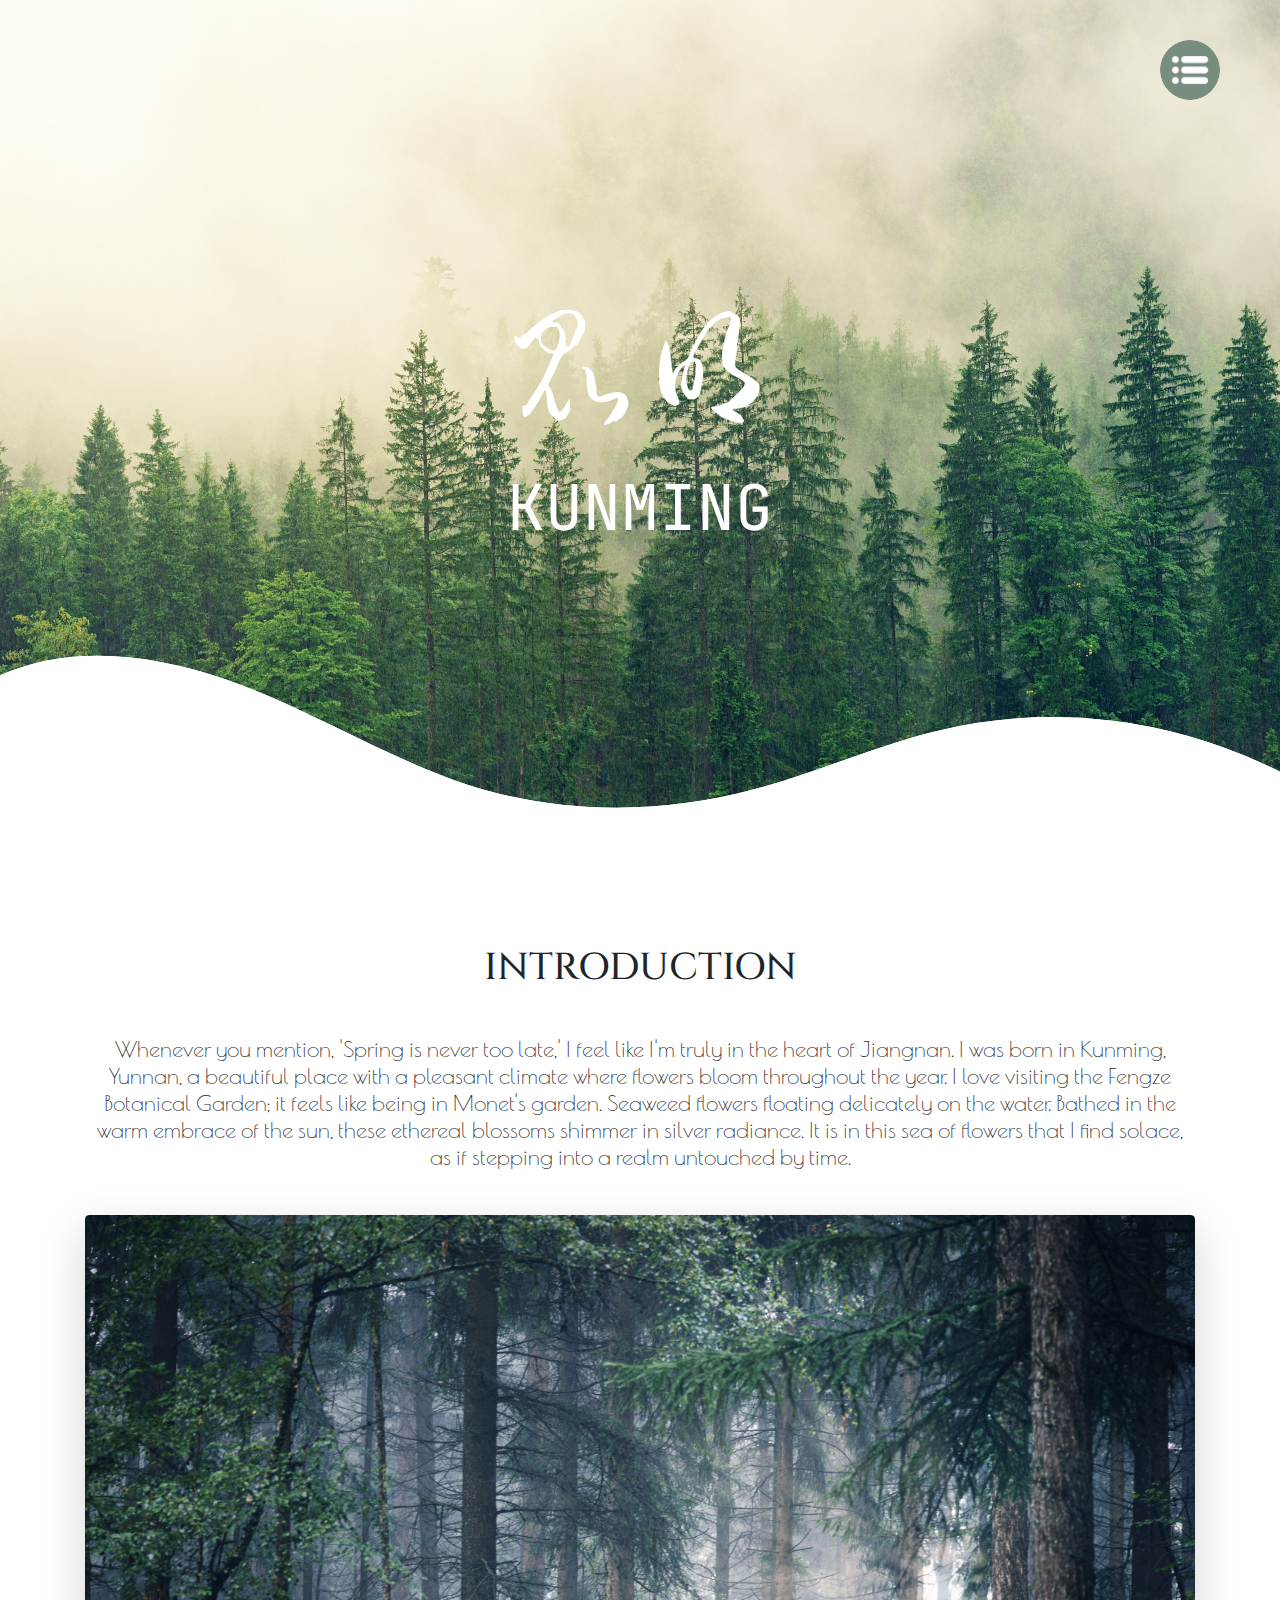
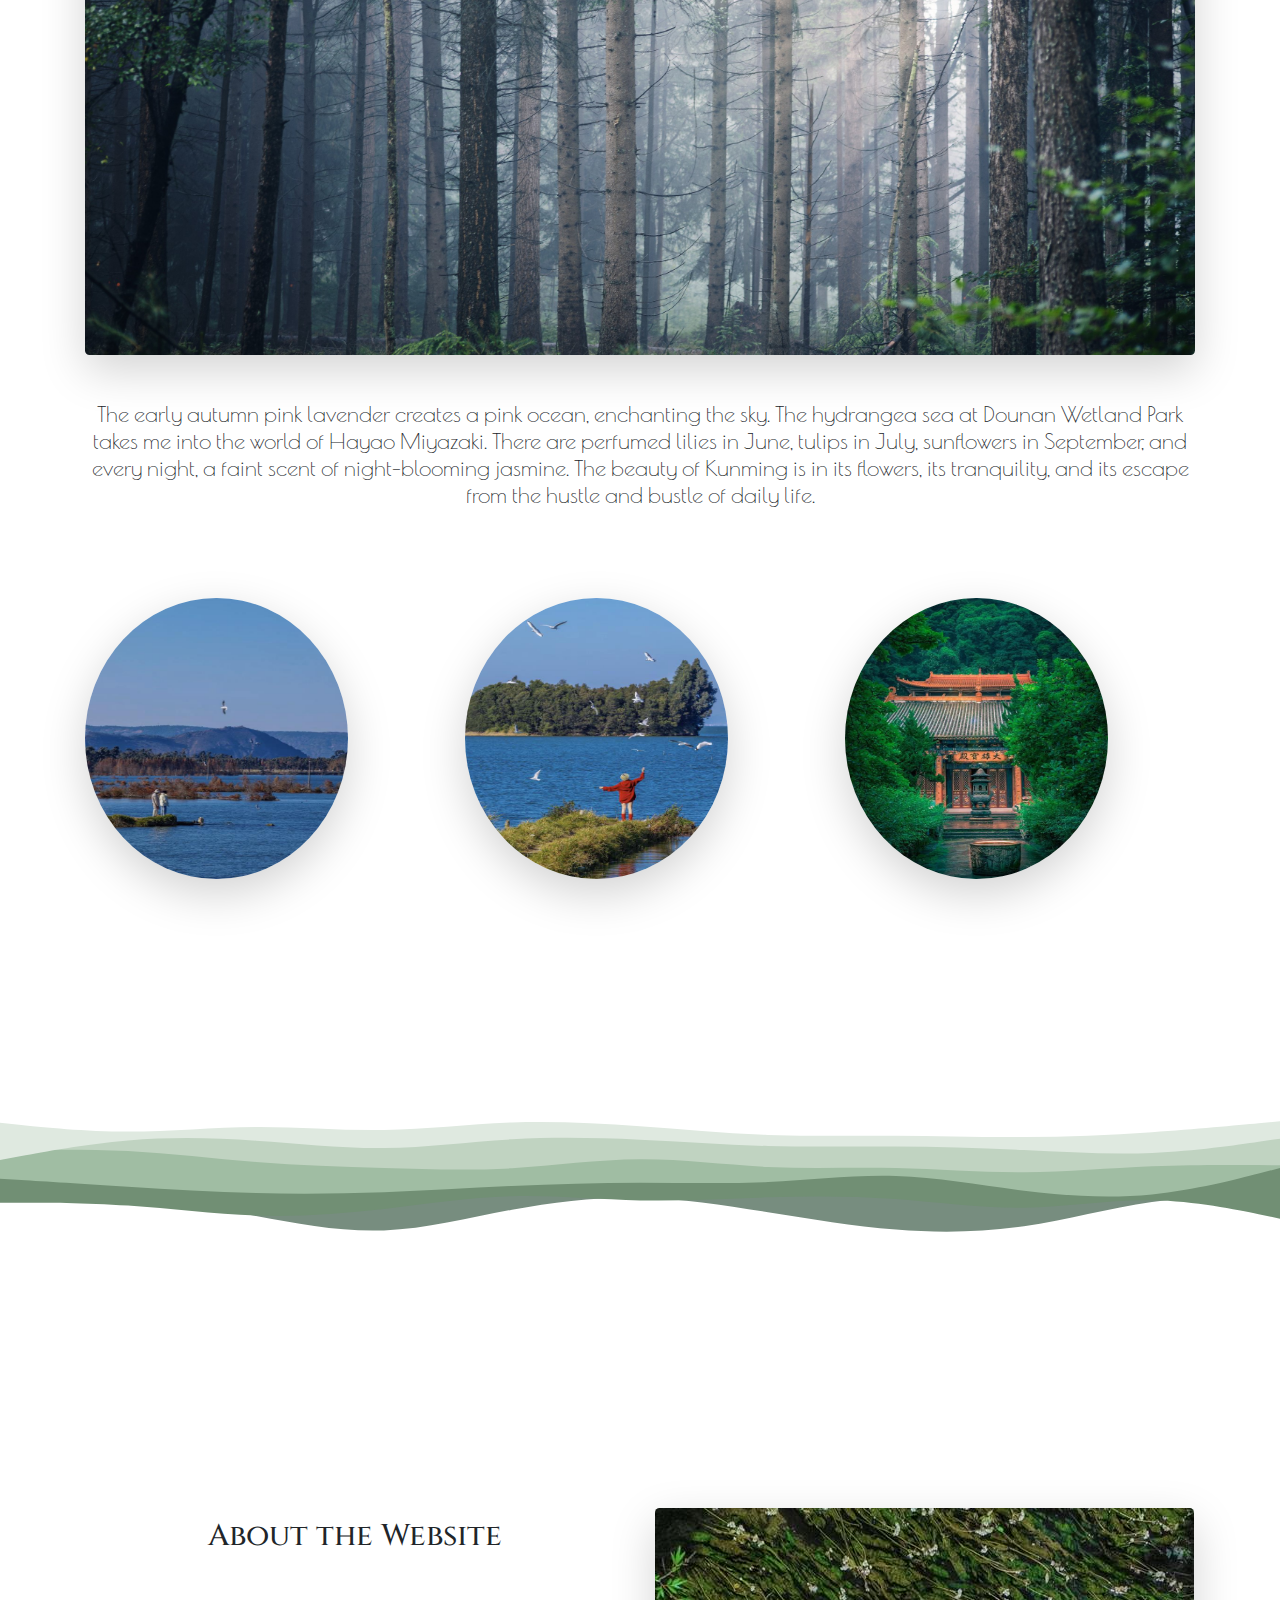
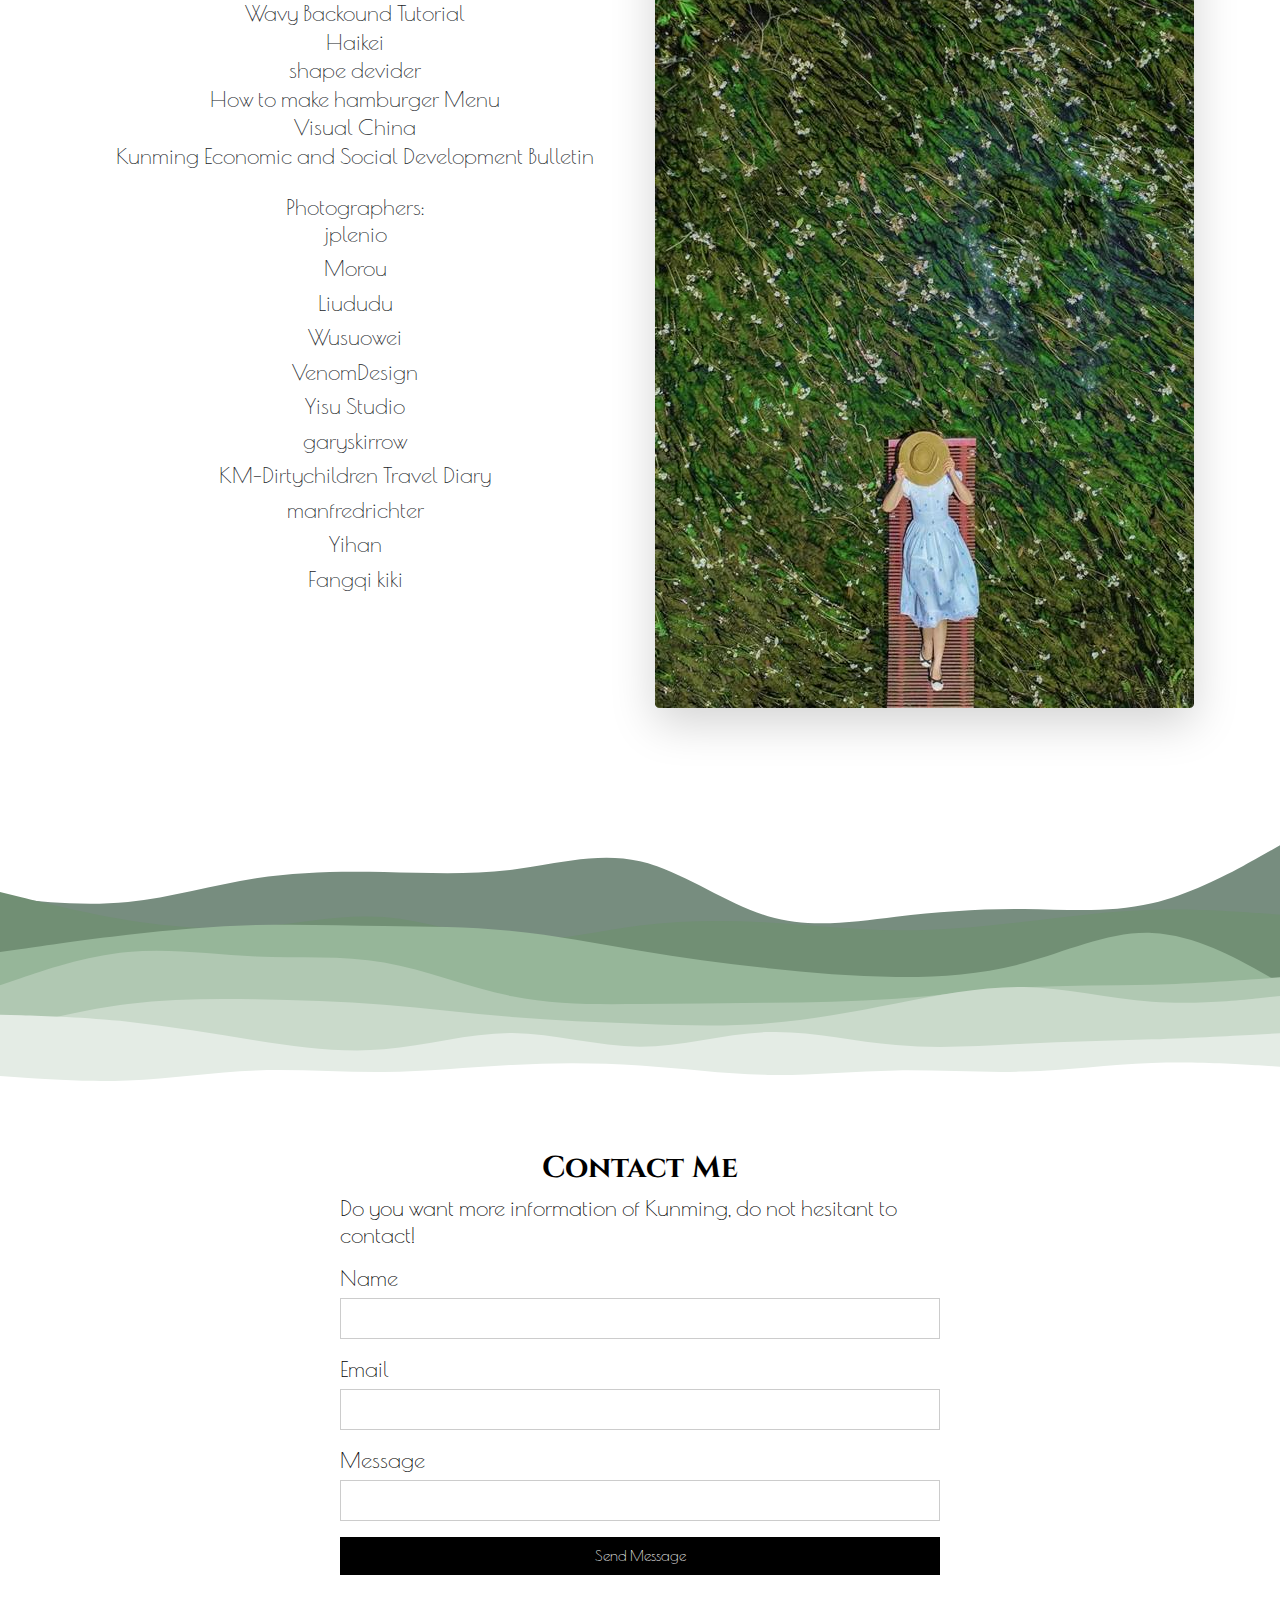
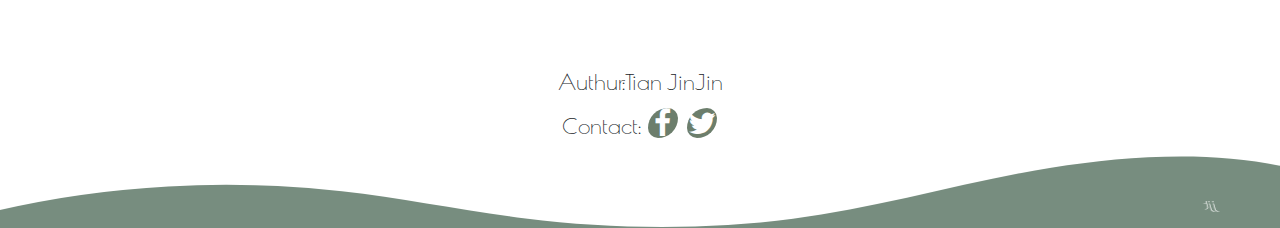
<file: index.html>
<!DOCTYPE html>
<html lang="en">

<head>
    <meta charset="UTF-8">
    <meta http-equiv="X-UA-Compatible" content="IE=edge">
    <meta name="viewport" content="width=device-width, initial-scale=1.0">
    <link rel="stylesheet" href="https://cdn.jsdelivr.net/npm/bootstrap@4.6.2/dist/css/bootstrap.min.css">
    <link rel="stylesheet" href="https://use.fontawesome.com/releases/v5.7.0/css/all.css"
        integrity="sha384-lZN37f5QGtY3VHgisS14W3ExzMWZxybE1SJSEsQp9S+oqd12jhcu+A56Ebc1zFSJ" crossorigin="anonymous">
    <script src="https://cdn.jsdelivr.net/npm/jquery@3.6.4/dist/jquery.slim.min.js"></script>
    <script src="https://cdn.jsdelivr.net/npm/popper.js@1.16.1/dist/umd/popper.min.js"></script>
    <script src="https://cdn.jsdelivr.net/npm/bootstrap@4.6.2/dist/js/bootstrap.bundle.min.js"></script>
    <link rel="stylesheet" href="https://cdnjs.cloudflare.com/ajax/libs/font-awesome/4.7.0/css/font-awesome.min.css">
    <link rel="stylesheet" href="css/style.css">
    <link rel="stylesheet" href="https://www.w3schools.com/w3css/4/w3.css">
    <title>Kunming</title>
</head>

<body>
    <header class="my_bg">
        <h1 class="text-white w3-animate-top">昆明</h1>
        <h2 class="text-white w3-animate-top">KUNMING</h2>

        <img src="images/menu.png" class="img-fluid" id="menu">
        <div id="mymenu">
            <ul>
                <li>
                    <a href="index.html">Home</a>
                </li>
                <li>
                    <a href="Geography.html">Geography</a>
                </li>
                <li>
                    <a href="People.html">People</a>
                </li>
                <li>
                    <a href="Economy.html">Economy</a>
                </li>
                <li>
                    <a href="Attractions.html ">Attractions</a>
                </li>
            </ul>
        </div>
        
        <div class="background-wave">
            <svg data-name="Layer 1" xmlns="http://www.w3.org/2000/svg" viewbox="0 0 1200 120"
                preserveaspectratio="none">
                <path
                    d="M321.39,56.44c58-10.79,114.16-30.13,172-41.86,82.39-16.72,168.19-17.73,250.45-.39C823.78,31,906.67,72,985.66,92.83c70.05,18.48,146.53,26.09,214.34,3V0H0V27.35A600.21,600.21,0,0,0,321.39,56.44Z"
                    class="shape-fill"></path>
            </svg>
        </div>




        <div class="background-wave">
            <svg data-name="Layer 1" xmlns="http://www.w3.org/2000/svg" viewbox="0 0 1200 120"
                preserveaspectratio="none">
                <path
                    d="M321.39,56.44c58-10.79,114.16-30.13,172-41.86,82.39-16.72,168.19-17.73,250.45-.39C823.78,31,906.67,72,985.66,92.83c70.05,18.48,146.53,26.09,214.34,3V0H0V27.35A600.21,600.21,0,0,0,321.39,56.44Z"
                    class="shape-fill"></path>
            </svg>
        </div>


    </header>



    <section class="introduction">
        <div class="container my-5 py-5">
            <div class="row align-items-center part1">
                <div class="col-sm-12">
                    <h2 class="text-center my-5 h1 ">INTRODUCTION</h2>
                    <p class="text-center my-5 h4">Whenever you mention, 'Spring is never too late,' I feel like I'm
                        truly in the heart of Jiangnan.
                        I was
                        born in Kunming, Yunnan, a beautiful place with a pleasant climate where flowers bloom
                        throughout the
                        year. I love visiting the Fengze Botanical Garden; it feels like being in Monet's garden.
                        Seaweed
                        flowers floating delicately on the water. Bathed in the warm embrace of the sun, these ethereal
                        blossoms
                        shimmer in silver radiance. It is in this sea of flowers that I find solace, as if stepping into
                        a realm
                        untouched by time. </p>
                </div>
            </div>

            <div class="row text-center">
                <div class="col-sm-12 ">
                    <img class="img-fluid rounded-lg shadow-lg mb-5" src="images/forest.jpg"
                        alt="Mountain">
                </div>
            </div>
            <div class="row">
                <div class="col-sm-12">
                    <p class="text-center mb-5 h4 content_p2">
                        The early autumn pink lavender creates a pink ocean, enchanting the sky. The
                        hydrangea sea at Dounan Wetland Park takes me into the world of Hayao Miyazaki. There are
                        perfumed
                        lilies in June, tulips in July, sunflowers in September, and every night, a faint scent of
                        night-blooming jasmine. The beauty of Kunming is in its flowers, its tranquility, and its escape
                        from
                        the hustle and bustle of daily life.
                    </p>
                </div>
            </div>
            <div class="row my-5 ">
                <div class="col-sm-4 ">
                    <img class="img-fluid w3-hover-opacity shadow-lg w-75 h-75 rounded-circle" src="images/seagull2.jpg"
                        alt="seagull">
                </div>
                <div class="col-sm-4 ">
                    <img class="img-fluid w3-hover-opacity shadow-lg w-75 h-75 rounded-circle" src="images/seagull1.jpg"
                        alt="seagull">
                </div>
                <div class="col-sm-4 ">
                    <img class="img-fluid w3-hover-opacity shadow-lg w-75 h-75 rounded-circle" src="images/temple.jpg"
                        alt="temple">
                </div>
            </div>
        </div>

    </section>

    <footer>
        <div class="spacer layer1" mt-5></div>
        <div class="container " id="about">

            <div class="row">
                <div class="col-sm-6 text-center">
                    <h3 class="h2 mb-5">About the Website</h3>
                    <a class="h4" href="https://fireship.io/lessons/wavy-backgrounds/" target="_blank">Wavy Backound
                        Tutorial</a>
                    <br>
                    <a class="h4" href="https://haikei.app/" target="_blank"> Haikei</a>
                    <br>
                    <a class="h4" href="https://www.shapedivider.app/" target="_blank"> shape devider</a>
                    <br>
                    <a class="h4" href="https://www.youtube.com/watch?v=4Fm4sLISugw" target="_blank">How to make
                        hamburger Menu</a>
                    <br>
                    <a class="h4" href="https://www.vcg.com/creative-image/shaoshuminzu/" target="_blank">Visual
                        China</a>
                        <br>
                    <a class="h4" href="https://www.km.gov.cn/c/2022-06-13/4413027.shtml" target="_blank">Kunming Economic and Social Development Bulletin</a>
                    <br>
                    <br>
                    <ul class="h4 list-unstyled">Photographers:
                        <li class="h4">
                            <a href="https://pixabay.com/users/jplenio-7645255/" target="_blank">jplenio</a>
                        </li>
                        <li class="h4">
                            <a href="http://xhslink.com/cScFFw" target="_blank">Morou</a>
                        </li>
                        <li class="h4">
                            <a href="http://xhslink.com/4kwFFw" target="_blank">Liududu</a>
                        </li>
                        <li class="h4">
                            <a href="http://xhslink.com/i6KFFw" target="_blank">Wusuowei</a>
                        </li>
                        <li class="h4">
                            <a href="https://pixabay.com/users/venomdesign-5201978/" target="_blank">VenomDesign</a>
                        </li>
                        <li class="h4">
                            <a href="http://xhslink.com/0316Fw" target="_blank">Yisu Studio</a>
                        </li>
                        <li class="h4">
                            <a href="https://pixabay.com/users/garyskirrow-3270716/" target="_blank">garyskirrow
                            </a>
                        </li>
                        <li class="h4">
                            <a href="http://xhslink.com/28mgGw" target="_blank">KM-Dirtychildren Travel Diary
                            </a>
                        </li>
                        <li class="h4">
                            <a href="https://pixabay.com/users/manfredrichter-4055600/" target="_blank">manfredrichter
                            </a>
                        </li>
                        <li class="h4">
                            <a href="http://xhslink.com/YnHpGw" target="_blank">Yihan
                            </a>
                        </li>
                        <li class="h4">
                            <a href="http://xhslink.com/mgWrGw" target="_blank">Fangqi kiki
                            </a>
                        </li>

                    </ul>
                </div>
                <div class="col-sm-6 ">
                    <img class="img-fluid rounded-lg shadow-lg " src="images/Seaflower.jpg" alt="Seaflower">
                </div>
            </div>

        </div>
        <div class="spacer layer2 ">
        </div>
        <div class="w3-container w3-light-grey w3-padding-32 w3-padding-large" id="contact">
            <div class="w3-content" style="max-width:600px">
                <h4 class="w3-center h2"><b>Contact Me</b></h4>
                <p class="h4">Do you want more information of Kunming, do not hesitant to contact!</p>
                <form action="/action_page.php" target="_blank">
                    <div class="w3-section">
                        <label class="h4">Name</label>
                        <input class="w3-input w3-border" type="text" name="Name" required>
                    </div>
                    <div class="w3-section">
                        <label class="h4">Email</label>
                        <input class="w3-input w3-border" type="text" name="Email" required>
                    </div>
                    <div class="w3-section">
                        <label class="h4">Message</label>
                        <input class="w3-input w3-border" type="text" name="Message" required>
                    </div>
                    <button type="submit" class="w3-button w3-block w3-black w3-margin-bottom ">Send Message</button>
                </form>
            </div>
        </div>



        <div class="row text-center mt-5">
            <div class="col-sm-12 ">
                <p class="h4">Authur:Tian JinJin</p>
            </div>
        </div>
        <div class="row text-center">
            <div class="col-sm-12">
                <p class="h4">Contact:
                    <a href="https://www.facebook.com/" target="_blank" class="fa fa-facebook"></a>
                    <a href="https://twitter.com/?lang=en" target="_blank" class="fa fa-twitter"></a>
                </p>

            </div>
        </div>
        <div id="footer_curve">
            <svg data-name="Layer 1" xmlns="http://www.w3.org/2000/svg" viewbox="0 0 1200 120"
                preserveaspectratio="none">
                <path
                    d="M321.39,56.44c58-10.79,114.16-30.13,172-41.86,82.39-16.72,168.19-17.73,250.45-.39C823.78,31,906.67,72,985.66,92.83c70.05,18.48,146.53,26.09,214.34,3V0H0V27.35A600.21,600.21,0,0,0,321.39,56.44Z"
                    class="shape-fill"></path>

                <text x="95%" y="20%" dominant-baseline="middle" text-anchor="middle" fill="white" font-size="20"
                    rotate="190">
                    tjj
                </text>

            </svg>
        </div>
    </footer>
    <script>
        let mymenu = document.getElementById("mymenu")
        let menu = document.getElementById("menu")

        menu.onclick = function () {
            mymenu.classList.toggle("open-mymenu");

            if (mymenu.classList.contains("open-mymenu")) {
                menu.src = "images/close.png";
            }
            else {
                menu.src = "images/menu.png";
            }
        }
    </script>
</body>

</html>
</file>
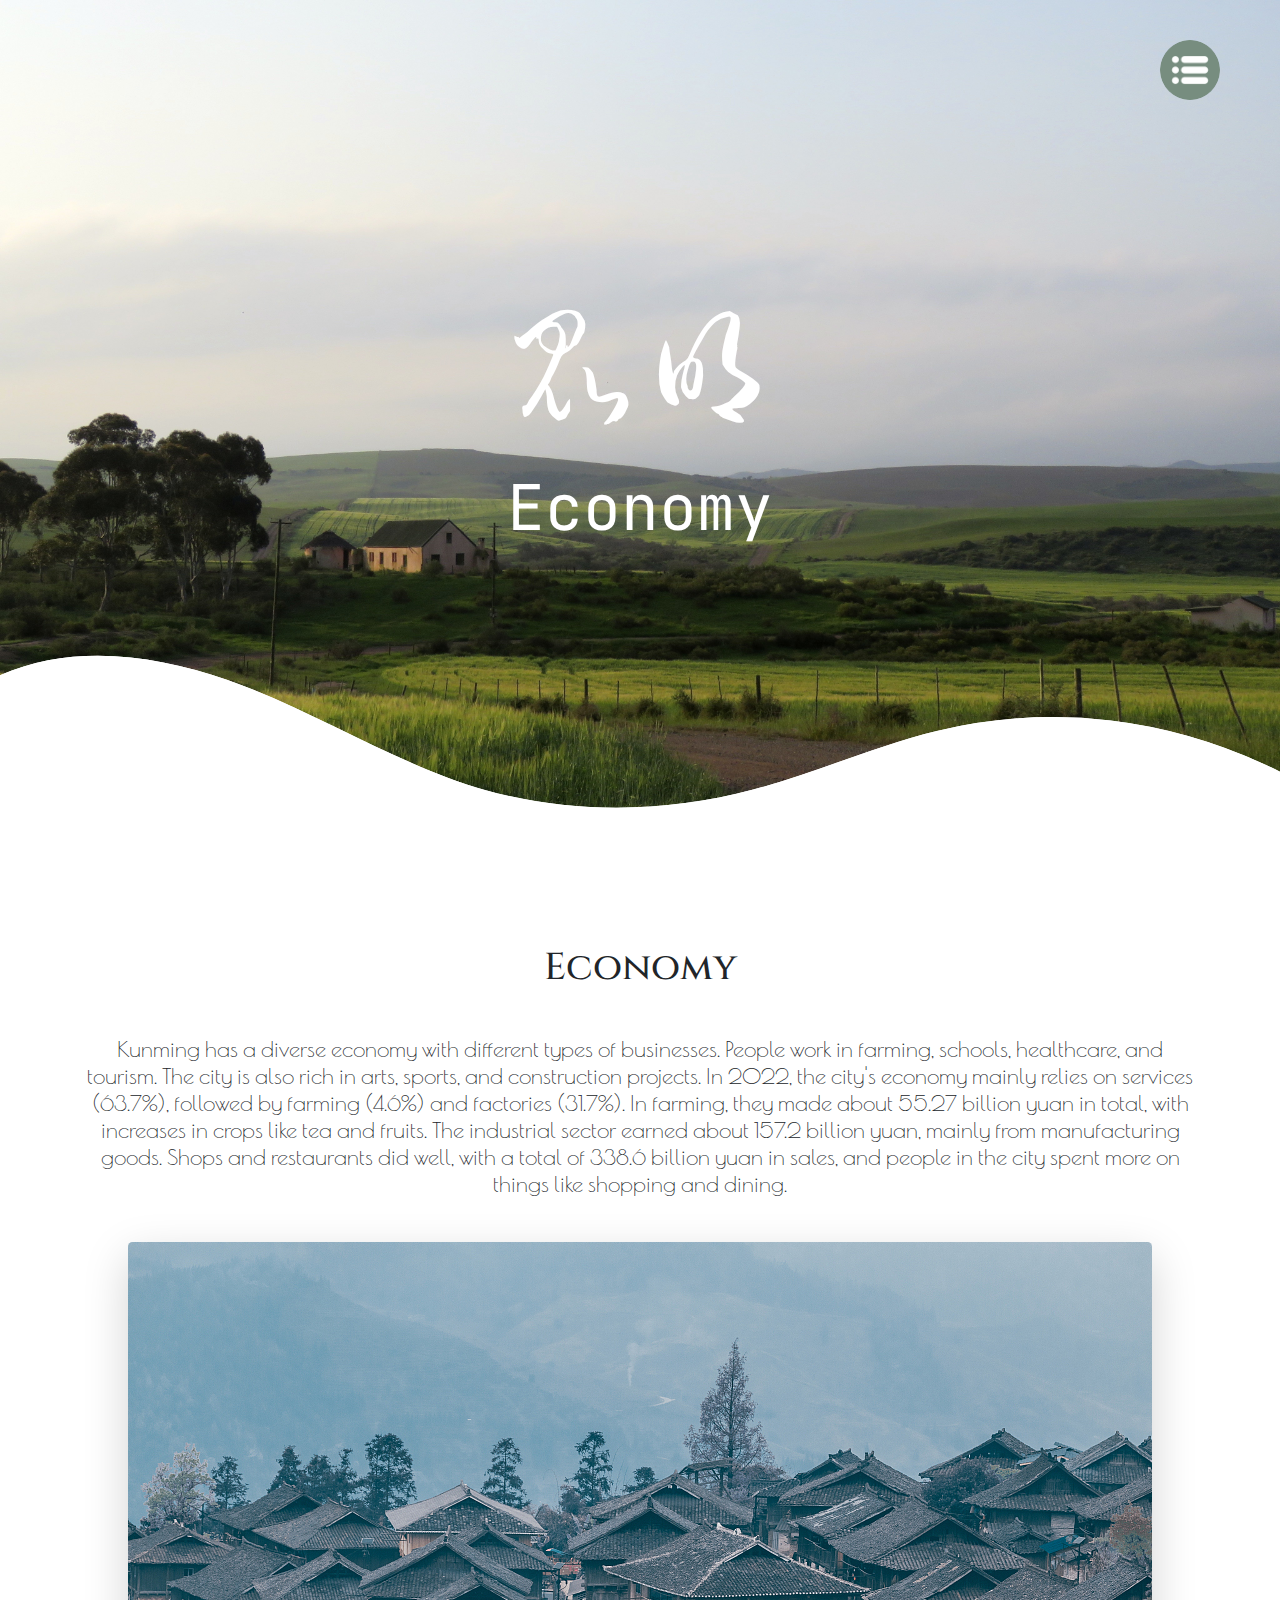
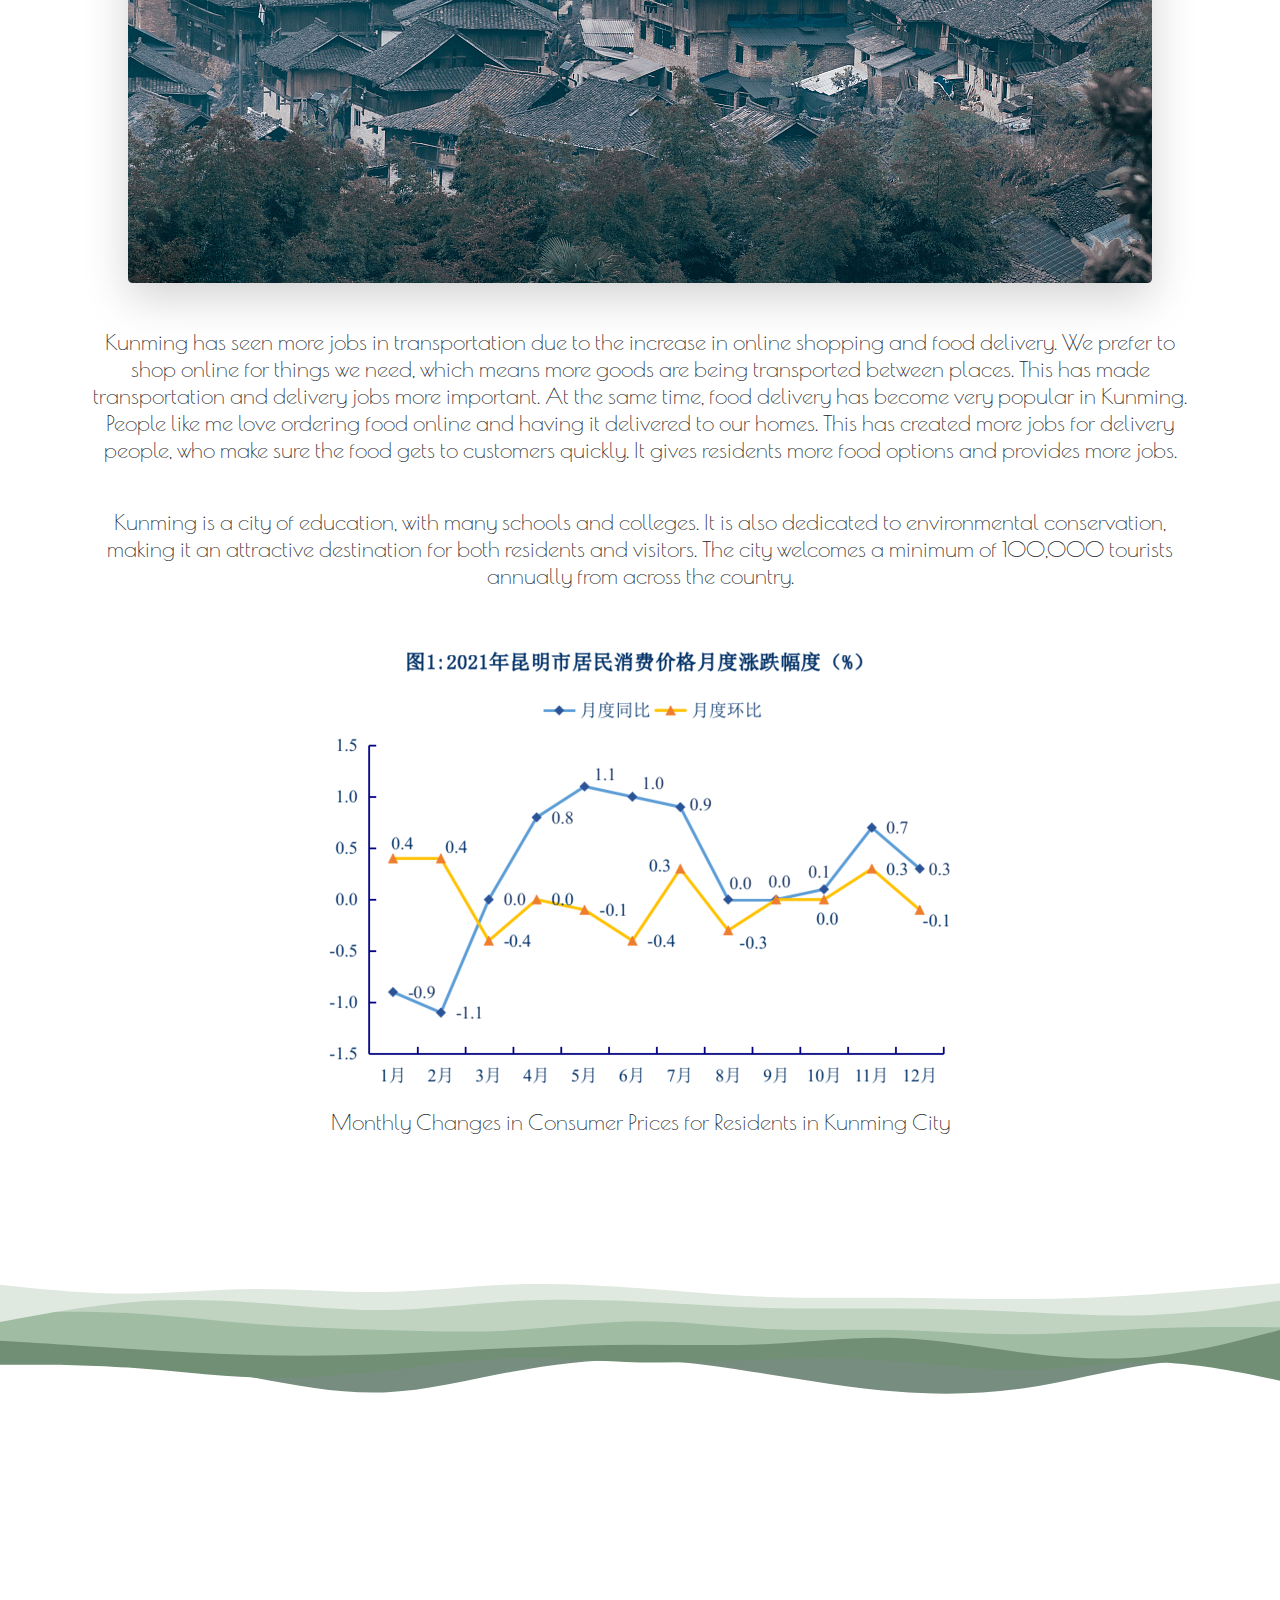
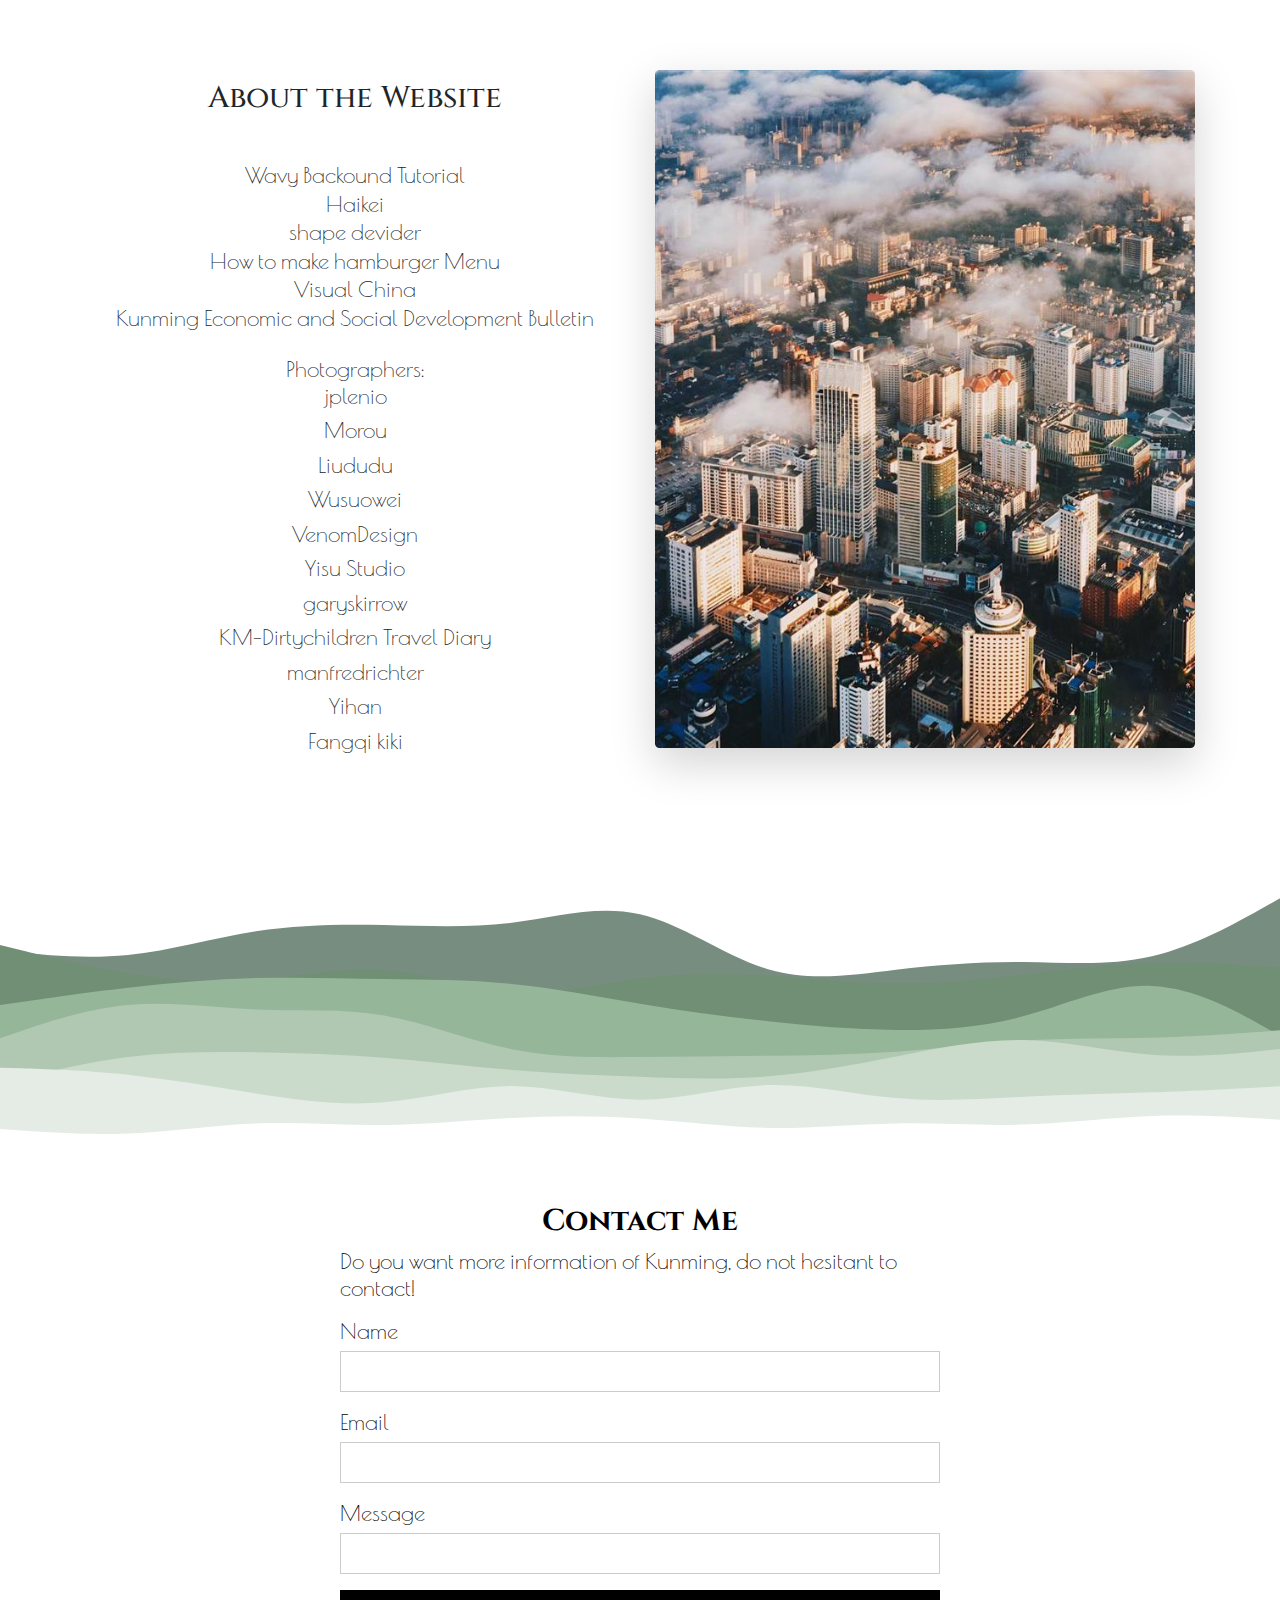
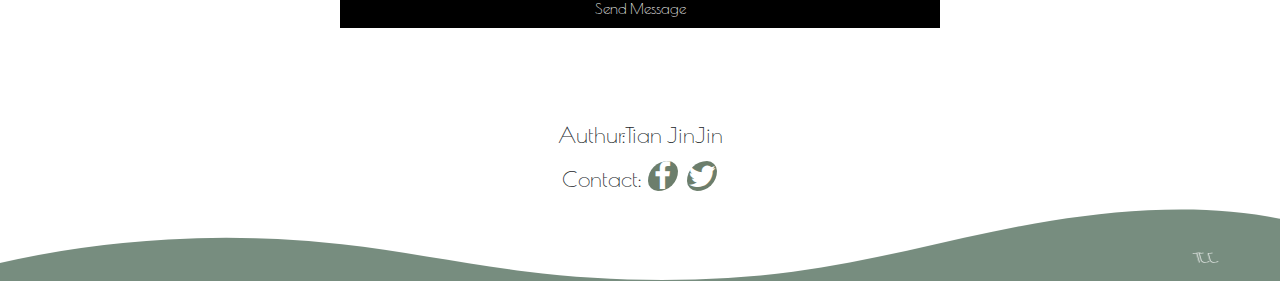
<file: Economy.html>
<!DOCTYPE html>
<html lang="en">

<head>
    <meta charset="UTF-8">
    <meta http-equiv="X-UA-Compatible" content="IE=edge">
    <meta name="viewport" content="width=device-width, initial-scale=1.0">
    <link rel="stylesheet" href="https://cdn.jsdelivr.net/npm/bootstrap@4.6.2/dist/css/bootstrap.min.css">
    <link rel="stylesheet" href="https://use.fontawesome.com/releases/v5.7.0/css/all.css"
        integrity="sha384-lZN37f5QGtY3VHgisS14W3ExzMWZxybE1SJSEsQp9S+oqd12jhcu+A56Ebc1zFSJ" crossorigin="anonymous">
    <script src="https://cdn.jsdelivr.net/npm/jquery@3.6.4/dist/jquery.slim.min.js"></script>
    <script src="https://cdn.jsdelivr.net/npm/popper.js@1.16.1/dist/umd/popper.min.js"></script>
    <script src="https://cdn.jsdelivr.net/npm/bootstrap@4.6.2/dist/js/bootstrap.bundle.min.js"></script>
    <link rel="stylesheet" href="https://cdnjs.cloudflare.com/ajax/libs/font-awesome/4.7.0/css/font-awesome.min.css">
    <link rel="stylesheet" href="css/style.css">
    <link rel="stylesheet" href="https://www.w3schools.com/w3css/4/w3.css">
    <title>Kunming's Economy</title>
</head>

<body>
    <header class="my_bg eco_bg ">
        <h1 class="text-white w3-animate-top">昆明</h1>
        <h2 class="text-white w3-animate-top">Economy</h2>

        <img src="images/menu.png" class="img-fluid" id="menu">
        <div id="mymenu">
            <ul>
                <li>
                    <a href="index.html">Home</a>
                </li>
                <li>
                    <a href="Geography.html">Geography</a>
                </li>
                <li>
                    <a href="People.html">People</a>
                </li>
                <li>
                    <a href="Economy.html">Economy</a>
                </li>
                <li>
                    <a href="Attractions.html ">Attractions</a>
                </li>
            </ul>
        </div>
        
        <div class="background-wave">
            <svg data-name="Layer 1" xmlns="http://www.w3.org/2000/svg" viewbox="0 0 1200 120"
                preserveaspectratio="none">
                <path
                    d="M321.39,56.44c58-10.79,114.16-30.13,172-41.86,82.39-16.72,168.19-17.73,250.45-.39C823.78,31,906.67,72,985.66,92.83c70.05,18.48,146.53,26.09,214.34,3V0H0V27.35A600.21,600.21,0,0,0,321.39,56.44Z"
                    class="shape-fill"></path>
            </svg>
        </div>




        <div class="background-wave">
            <svg data-name="Layer 1" xmlns="http://www.w3.org/2000/svg" viewbox="0 0 1200 120"
                preserveaspectratio="none">
                <path
                    d="M321.39,56.44c58-10.79,114.16-30.13,172-41.86,82.39-16.72,168.19-17.73,250.45-.39C823.78,31,906.67,72,985.66,92.83c70.05,18.48,146.53,26.09,214.34,3V0H0V27.35A600.21,600.21,0,0,0,321.39,56.44Z"
                    class="shape-fill"></path>
            </svg>
        </div>


    </header>



    <section class="introduction">
        <div class="container my-5 py-5">
            <div class="row align-items-center part1">
                <div class="col-sm-12">
                    <h2 class="text-center my-5 h1 ">Economy</h2>
                    <p class="text-center my-5 h4"> Kunming has a diverse economy with different types of businesses.
                        People work in farming, schools, healthcare, and tourism. The city is also rich in arts, sports,
                        and construction projects.
                        In 2022, the city's economy mainly relies on services (63.7%), followed by farming (4.6%) and
                        factories (31.7%).
                        In farming, they made about 55.27 billion yuan in total, with increases in crops like tea and
                        fruits. The industrial sector earned about 157.2 billion yuan, mainly from manufacturing goods.
                        Shops and restaurants did well, with a total of 338.6 billion yuan in sales, and people in the
                        city spent more on things like shopping and dining.
                    </p>
                </div>
            </div>

            <div class="row text-center">
                <div class="col-sm-12 ">
                    <img class="img-fluid rounded-lg shadow-lg mb-5" src="images/residence.jpg" alt="ethnic minority">
                </div>
            </div>
            <div class="row">
                <div class="col-sm-12">
                    <p class="text-center mb-5 h4 content_p2">
                        Kunming has seen more jobs in transportation due to the increase in online shopping and food
                        delivery. We prefer to shop online for things we need, which means more goods are being
                        transported between places. This has made transportation and delivery jobs more important.
                        At the same time, food delivery has become very popular in Kunming. People like me love ordering
                        food online and having it delivered to our homes. This has created more jobs for delivery
                        people, who make sure the food gets to customers quickly. It gives residents more food options
                        and provides more jobs.

                    </p>
                    <p class="text-center mb-5 h4 content_p2">
                        Kunming is a city of education, with many schools and colleges. It is also dedicated to
                        environmental conservation, making it an attractive destination for both residents and visitors.
                        The city welcomes a minimum of 100,000 tourists annually from across the country.
                    </p>
                </div>
            </div>

            <div class="row  align-content-center">
                <div class="col-sm-12 text-center ">
                    <img class="img-fluid rounded-lg" src="images/Consumer .png" alt="consumer">
                    <p class="text-center mb-5 h4 content_p2">Monthly Changes in Consumer Prices for Residents in
                        Kunming City
                    </p>
                </div>
            </div>


        </div>



    </section>

    <footer>
        <div class="spacer layer1" mt-5></div>
        <div class="container " id="about">

            <div class="row">
                <div class="col-sm-6 text-center">
                    <h3 class="h2 mb-5">About the Website</h3>
                    <a class="h4" href="https://fireship.io/lessons/wavy-backgrounds/" target="_blank">Wavy Backound
                        Tutorial</a>
                    <br>
                    <a class="h4" href="https://haikei.app/" target="_blank"> Haikei</a>
                    <br>
                    <a class="h4" href="https://www.shapedivider.app/" target="_blank"> shape devider</a>
                    <br>
                    <a class="h4" href="https://www.youtube.com/watch?v=4Fm4sLISugw" target="_blank">How to make
                        hamburger Menu</a>
                    <br>
                    <a class="h4" href="https://www.vcg.com/creative-image/shaoshuminzu/" target="_blank">Visual
                        China</a>
                        <br>
                    <a class="h4" href="https://www.km.gov.cn/c/2022-06-13/4413027.shtml" target="_blank">Kunming Economic and Social Development Bulletin</a>
                    <br>
                    <br>
                    <ul class="h4 list-unstyled">Photographers:
                        <li class="h4">
                            <a href="https://pixabay.com/users/jplenio-7645255/" target="_blank">jplenio</a>
                        </li>
                        <li class="h4">
                            <a href="http://xhslink.com/cScFFw" target="_blank">Morou</a>
                        </li>
                        <li class="h4">
                            <a href="http://xhslink.com/4kwFFw" target="_blank">Liududu</a>
                        </li>
                        <li class="h4">
                            <a href="http://xhslink.com/i6KFFw" target="_blank">Wusuowei</a>
                        </li>
                        <li class="h4">
                            <a href="https://pixabay.com/users/venomdesign-5201978/" target="_blank">VenomDesign</a>
                        </li>
                        <li class="h4">
                            <a href="http://xhslink.com/0316Fw" target="_blank">Yisu Studio</a>
                        </li>
                        <li class="h4">
                            <a href="https://pixabay.com/users/garyskirrow-3270716/" target="_blank">garyskirrow
                            </a>
                        </li>
                        <li class="h4">
                            <a href="http://xhslink.com/28mgGw" target="_blank">KM-Dirtychildren Travel Diary
                            </a>
                        </li>
                        <li class="h4">
                            <a href="https://pixabay.com/users/manfredrichter-4055600/" target="_blank">manfredrichter
                            </a>
                        </li>
                        <li class="h4">
                            <a href="http://xhslink.com/YnHpGw" target="_blank">Yihan
                            </a>
                        </li>
                        <li class="h4">
                            <a href="http://xhslink.com/mgWrGw" target="_blank">Fangqi kiki
                            </a>
                        </li>

                    </ul>
                </div>
                <div class="col-sm-6 ">
                    <img class="img-fluid rounded-lg shadow-lg " src="images/landscape.jpg" alt="landscape">
                </div>
            </div>

        </div>
        <div class="spacer layer2 ">
        </div>
        <div class="w3-container w3-light-grey w3-padding-32 w3-padding-large" id="contact">
            <div class="w3-content" style="max-width:600px">
                <h4 class="w3-center h2"><b>Contact Me</b></h4>
                <p class="h4">Do you want more information of Kunming, do not hesitant to contact!</p>
                <form action="/action_page.php" target="_blank">
                    <div class="w3-section">
                        <label class="h4">Name</label>
                        <input class="w3-input w3-border" type="text" name="Name" required>
                    </div>
                    <div class="w3-section">
                        <label class="h4">Email</label>
                        <input class="w3-input w3-border" type="text" name="Email" required>
                    </div>
                    <div class="w3-section">
                        <label class="h4">Message</label>
                        <input class="w3-input w3-border" type="text" name="Message" required>
                    </div>
                    <button type="submit" class="w3-button w3-block w3-black w3-margin-bottom ">Send Message</button>
                </form>
            </div>
        </div>



        <div class="row text-center mt-5">
            <div class="col-sm-12 ">
                <p class="h4">Authur:Tian JinJin</p>
            </div>
        </div>
        <div class="row text-center">
            <div class="col-sm-12">
                <p class="h4">Contact:
                    <a href="https://www.facebook.com/" target="_blank" class="fa fa-facebook"></a>
                    <a href="https://twitter.com/?lang=en" target="_blank" class="fa fa-twitter"></a>
                </p>

            </div>
        </div>
        <div id="footer_curve">
            <svg data-name="Layer 1" xmlns="http://www.w3.org/2000/svg" viewbox="0 0 1200 120"
                preserveaspectratio="none">
                <path
                    d="M321.39,56.44c58-10.79,114.16-30.13,172-41.86,82.39-16.72,168.19-17.73,250.45-.39C823.78,31,906.67,72,985.66,92.83c70.05,18.48,146.53,26.09,214.34,3V0H0V27.35A600.21,600.21,0,0,0,321.39,56.44Z"
                    class="shape-fill"></path>

                <text x="95%" y="20%" dominant-baseline="middle" text-anchor="middle" fill="white" font-size="20"
                    rotate="190">
                    TJJ
                </text>

            </svg>
        </div>
    </footer>
    <script>
        let mymenu = document.getElementById("mymenu")
        let menu = document.getElementById("menu")

        menu.onclick = function () {
            mymenu.classList.toggle("open-mymenu");

            if (mymenu.classList.contains("open-mymenu")) {
                menu.src = "images/close.png";
            }
            else {
                menu.src = "images/menu.png";
            }
        }
    </script>
</body>

</html>
</file>
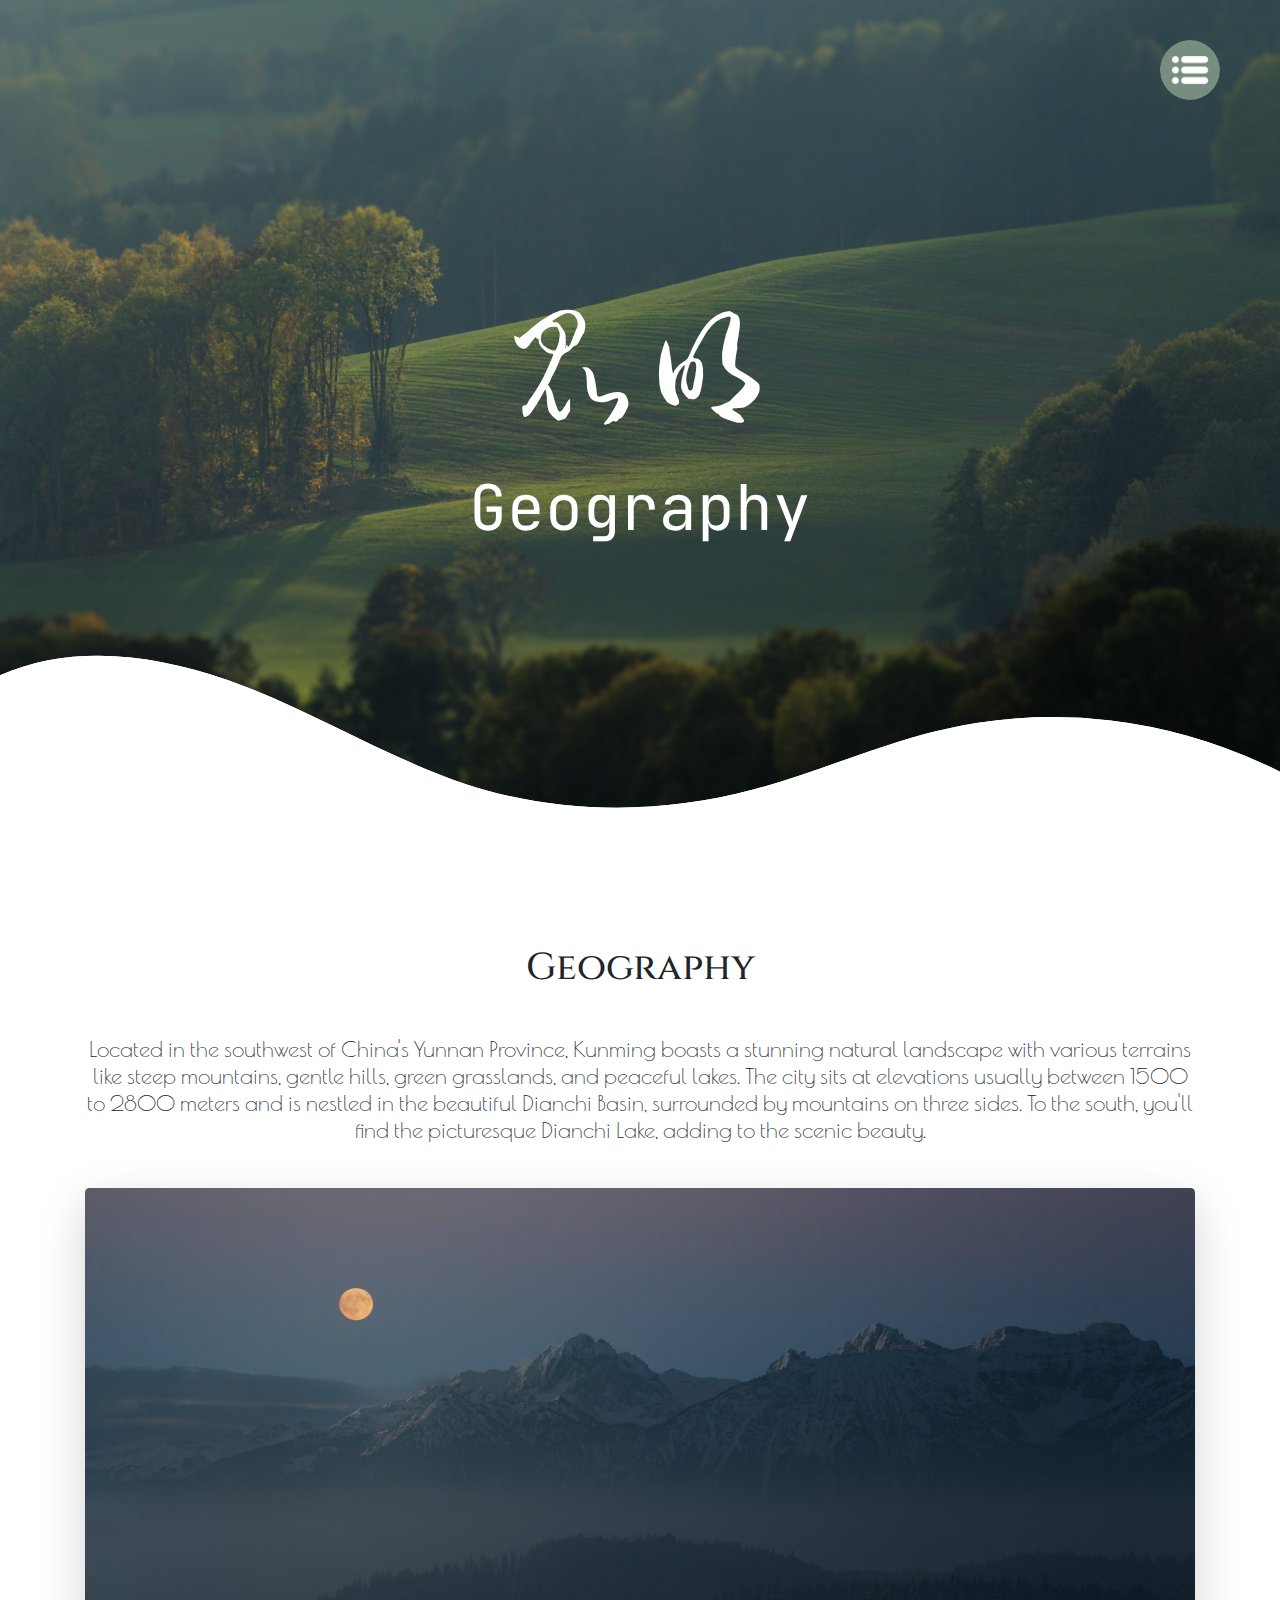
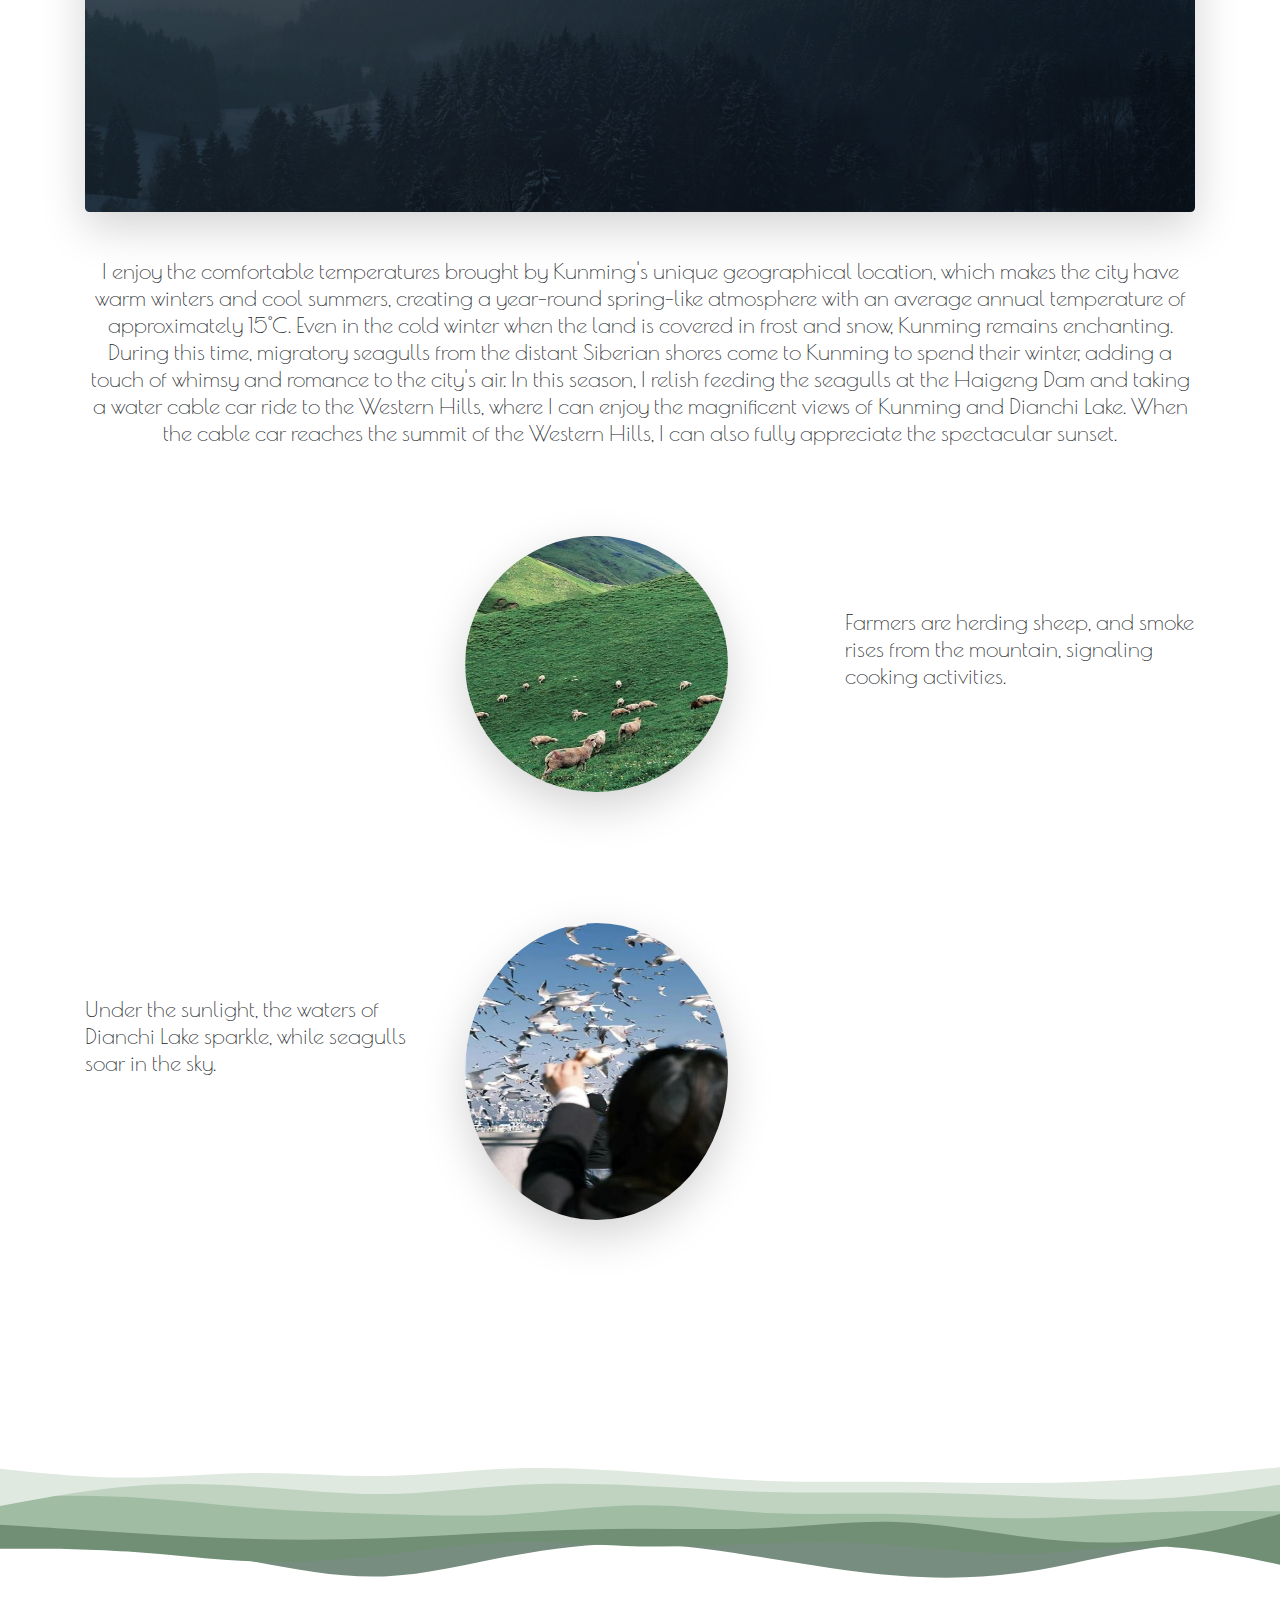
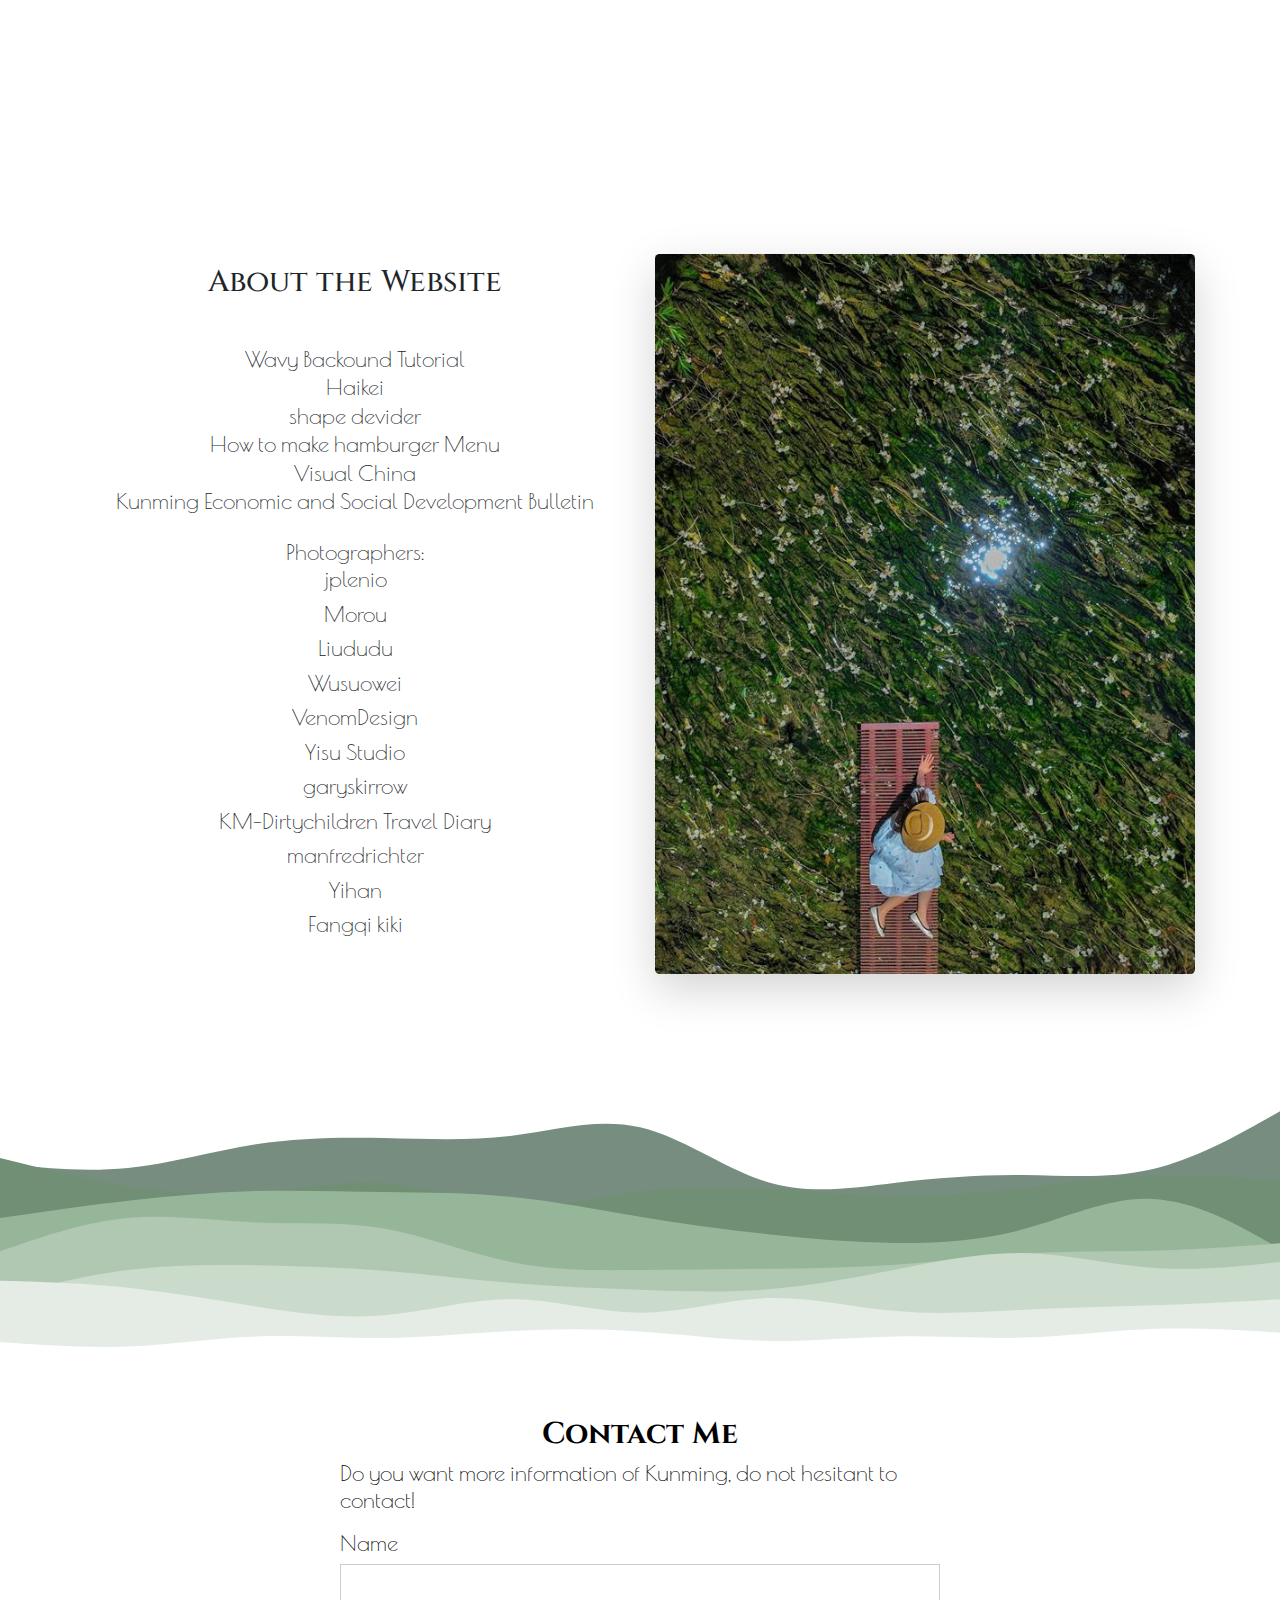
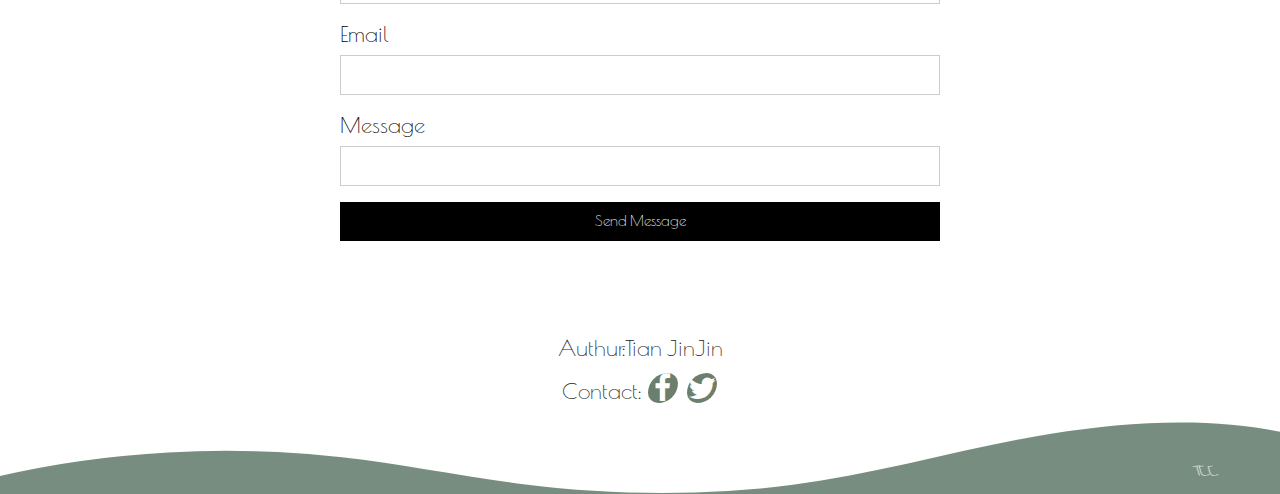
<file: Geography.html>
<!DOCTYPE html>
<html lang="en">

<head>
    <meta charset="UTF-8">
    <meta http-equiv="X-UA-Compatible" content="IE=edge">
    <meta name="viewport" content="width=device-width, initial-scale=1.0">
    <link rel="stylesheet" href="https://cdn.jsdelivr.net/npm/bootstrap@4.6.2/dist/css/bootstrap.min.css">
    <link rel="stylesheet" href="https://use.fontawesome.com/releases/v5.7.0/css/all.css"
        integrity="sha384-lZN37f5QGtY3VHgisS14W3ExzMWZxybE1SJSEsQp9S+oqd12jhcu+A56Ebc1zFSJ" crossorigin="anonymous">
    <script src="https://cdn.jsdelivr.net/npm/jquery@3.6.4/dist/jquery.slim.min.js"></script>
    <script src="https://cdn.jsdelivr.net/npm/popper.js@1.16.1/dist/umd/popper.min.js"></script>
    <script src="https://cdn.jsdelivr.net/npm/bootstrap@4.6.2/dist/js/bootstrap.bundle.min.js"></script>
    <link rel="stylesheet" href="https://cdnjs.cloudflare.com/ajax/libs/font-awesome/4.7.0/css/font-awesome.min.css">
    <link rel="stylesheet" href="css/style.css">
    <link rel="stylesheet" href="https://www.w3schools.com/w3css/4/w3.css">
    <title>Kunming's Geography</title>
</head>

<body>
    <header class="my_bg geo_bg ">
        <h1 class="text-white w3-animate-top">昆明</h1>
        <h2 class="text-white w3-animate-top">Geography</h2>

        <img src="images/menu.png" class="img-fluid" id="menu">
        <div id="mymenu">
            <ul>
                <li>
                    <a href="index.html">Home</a>
                </li>
                <li>
                    <a href="Geography.html">Geography</a>
                </li>
                <li>
                    <a href="People.html">People</a>
                </li>
                <li>
                    <a href="Economy.html">Economy</a>
                </li>
                <li>
                    <a href="Attractions.html ">Attractions</a>
                </li>
            </ul>
        </div>
       
        <div class="background-wave">
            <svg data-name="Layer 1" xmlns="http://www.w3.org/2000/svg" viewbox="0 0 1200 120"
                preserveaspectratio="none">
                <path
                    d="M321.39,56.44c58-10.79,114.16-30.13,172-41.86,82.39-16.72,168.19-17.73,250.45-.39C823.78,31,906.67,72,985.66,92.83c70.05,18.48,146.53,26.09,214.34,3V0H0V27.35A600.21,600.21,0,0,0,321.39,56.44Z"
                    class="shape-fill"></path>
            </svg>
        </div>




        <div class="background-wave">
            <svg data-name="Layer 1" xmlns="http://www.w3.org/2000/svg" viewbox="0 0 1200 120"
                preserveaspectratio="none">
                <path
                    d="M321.39,56.44c58-10.79,114.16-30.13,172-41.86,82.39-16.72,168.19-17.73,250.45-.39C823.78,31,906.67,72,985.66,92.83c70.05,18.48,146.53,26.09,214.34,3V0H0V27.35A600.21,600.21,0,0,0,321.39,56.44Z"
                    class="shape-fill"></path>
            </svg>
        </div>


    </header>



    <section class="introduction">
        <div class="container my-5 py-5">
            <div class="row align-items-center part1">
                <div class="col-sm-12">
                    <h2 class="text-center my-5 h1 ">Geography</h2>
                    <p class="text-center my-5 h4"> Located in the southwest of China's Yunnan Province, Kunming boasts
                        a stunning natural landscape with various terrains like steep mountains, gentle hills, green
                        grasslands, and peaceful lakes. The city sits at elevations usually between 1500 to 2800 meters
                        and is nestled in the beautiful Dianchi Basin, surrounded by mountains on three sides. To the
                        south, you'll find the picturesque Dianchi Lake, adding to the scenic beauty.</p>
                </div>
            </div>

            <div class="row text-center">
                <div class="col-sm-12 ">
                    <img class="img-fluid rounded-lg shadow-lg mb-5" src="images/night.jpg" alt="nightmountain">
                </div>
            </div>
            <div class="row">
                <div class="col-sm-12">
                    <p class="text-center mb-5 h4 content_p2">
                        I enjoy the comfortable temperatures brought by Kunming's unique geographical location, which
                        makes the city have warm winters and cool summers, creating a year-round spring-like atmosphere
                        with an average annual temperature of approximately 15°C. Even in the cold winter when the land
                        is covered in frost and snow, Kunming remains enchanting. During this time, migratory seagulls
                        from the distant Siberian shores come to Kunming to spend their winter, adding a touch of whimsy
                        and romance to the city's air. In this season, I relish feeding the seagulls at the Haigeng Dam
                        and taking a water cable car ride to the Western Hills, where I can enjoy the magnificent views
                        of Kunming and Dianchi Lake. When the cable car reaches the summit of the Western Hills, I can
                        also fully appreciate the spectacular sunset.
                    </p>
                </div>
            </div>

            <div class="row my-5 align-content-center">
                <div class="col-sm-4 ">

                </div>
                <div class="col-sm-4 ">
                    <img class="img-fluid w3-hover-opacity shadow-lg w-75 h-75 rounded-circle" src="images/sheep.jpg"
                        alt="sheep">
                </div>
                <div class="col-sm-4">
                    <p class="h4 mt-5">
                        
                        <br>
                        Farmers are herding sheep, and smoke rises from the mountain, signaling cooking activities.
                    </p>
                </div>
            </div>
            <div class="row my-5 align-content-center">
                <div class="col-sm-4 ">
                   
                    <p class="h4 mt-5">
                        <br >
                        Under the sunlight, the waters of Dianchi Lake sparkle, while seagulls soar in
                        the
                        sky.
                    </p>
                </div>
                <div class="col-sm-4 ">
                    <img class="img-fluid w3-hover-opacity shadow-lg w-75 h-75 rounded-circle" src="images/seagull3.jpg"
                        alt="dianchi">
                </div>
                <div class="col-sm-4 ">

                </div>
            </div>
        </div>
        

    </section>

    <footer>
        <div class="spacer layer1" mt-5></div>
        <div class="container " id="about">

            <div class="row">
                <div class="col-sm-6 text-center">
                    <h3 class="h2 mb-5">About the Website</h3>
                    <a class="h4" href="https://fireship.io/lessons/wavy-backgrounds/" target="_blank">Wavy Backound
                        Tutorial</a>
                    <br>
                    <a class="h4" href="https://haikei.app/" target="_blank"> Haikei</a>
                    <br>
                    <a class="h4" href="https://www.shapedivider.app/" target="_blank"> shape devider</a>
                    <br>
                    <a class="h4" href="https://www.youtube.com/watch?v=4Fm4sLISugw" target="_blank">How to make
                        hamburger Menu</a>
                    <br>
                    <a class="h4" href="https://www.vcg.com/creative-image/shaoshuminzu/" target="_blank">Visual
                        China</a>
                        <br>
                    <a class="h4" href="https://www.km.gov.cn/c/2022-06-13/4413027.shtml" target="_blank">Kunming Economic and Social Development Bulletin</a>
                    <br>
                    <br>
                    <ul class="h4 list-unstyled">Photographers:
                        <li class="h4">
                            <a href="https://pixabay.com/users/jplenio-7645255/" target="_blank">jplenio</a>
                        </li>
                        <li class="h4">
                            <a href="http://xhslink.com/cScFFw" target="_blank">Morou</a>
                        </li>
                        <li class="h4">
                            <a href="http://xhslink.com/4kwFFw" target="_blank">Liududu</a>
                        </li>
                        <li class="h4">
                            <a href="http://xhslink.com/i6KFFw" target="_blank">Wusuowei</a>
                        </li>
                        <li class="h4">
                            <a href="https://pixabay.com/users/venomdesign-5201978/" target="_blank">VenomDesign</a>
                        </li>
                        <li class="h4">
                            <a href="http://xhslink.com/0316Fw" target="_blank">Yisu Studio</a>
                        </li>
                        <li class="h4">
                            <a href="https://pixabay.com/users/garyskirrow-3270716/" target="_blank">garyskirrow
                            </a>
                        </li>
                        <li class="h4">
                            <a href="http://xhslink.com/28mgGw" target="_blank">KM-Dirtychildren Travel Diary
                            </a>
                        </li>
                        <li class="h4">
                            <a href="https://pixabay.com/users/manfredrichter-4055600/" target="_blank">manfredrichter
                            </a>
                        </li>
                        <li class="h4">
                            <a href="http://xhslink.com/YnHpGw" target="_blank">Yihan
                            </a>
                        </li>
                        <li class="h4">
                            <a href="http://xhslink.com/mgWrGw" target="_blank">Fangqi kiki
                            </a>
                        </li>

                    </ul>
                </div>
                <div class="col-sm-6 ">
                    <img class="img-fluid rounded-lg shadow-lg " src="images/seaflower2.jpg" alt="Seaflower">
                </div>
            </div>

        </div>
        <div class="spacer layer2 ">
        </div>
        <div class="w3-container w3-light-grey w3-padding-32 w3-padding-large" id="contact">
            <div class="w3-content" style="max-width:600px">
                <h4 class="w3-center h2"><b>Contact Me</b></h4>
                <p class="h4">Do you want more information of Kunming, do not hesitant to contact!</p>
                <form action="/action_page.php" target="_blank">
                    <div class="w3-section">
                        <label class="h4">Name</label>
                        <input class="w3-input w3-border" type="text" name="Name" required>
                    </div>
                    <div class="w3-section">
                        <label class="h4">Email</label>
                        <input class="w3-input w3-border" type="text" name="Email" required>
                    </div>
                    <div class="w3-section">
                        <label class="h4">Message</label>
                        <input class="w3-input w3-border" type="text" name="Message" required>
                    </div>
                    <button type="submit" class="w3-button w3-block w3-black w3-margin-bottom ">Send Message</button>
                </form>
            </div>
        </div>



        <div class="row text-center mt-5">
            <div class="col-sm-12 ">
                <p class="h4">Authur:Tian JinJin</p>
            </div>
        </div>
        <div class="row text-center">
            <div class="col-sm-12">
                <p class="h4">Contact:
                    <a href="https://www.facebook.com/" target="_blank" class="fa fa-facebook"></a>
                    <a href="https://twitter.com/?lang=en" target="_blank" class="fa fa-twitter"></a>
                </p>

            </div>
        </div>
        <div id="footer_curve">
            <svg data-name="Layer 1" xmlns="http://www.w3.org/2000/svg" viewbox="0 0 1200 120"
                preserveaspectratio="none">
                <path
                    d="M321.39,56.44c58-10.79,114.16-30.13,172-41.86,82.39-16.72,168.19-17.73,250.45-.39C823.78,31,906.67,72,985.66,92.83c70.05,18.48,146.53,26.09,214.34,3V0H0V27.35A600.21,600.21,0,0,0,321.39,56.44Z"
                    class="shape-fill"></path>

                <text x="95%" y="20%" dominant-baseline="middle" text-anchor="middle" fill="white" font-size="20"
                    rotate="190">
                    TJJ
                </text>

            </svg>
        </div>
    </footer>
    <script>
        let mymenu = document.getElementById("mymenu")
        let menu = document.getElementById("menu")

        menu.onclick = function () {
            mymenu.classList.toggle("open-mymenu");

            if (mymenu.classList.contains("open-mymenu")) {
                menu.src = "images/close.png";
            }
            else {
                menu.src = "images/menu.png";
            }
        }
    </script>
</body>

</html>
</file>
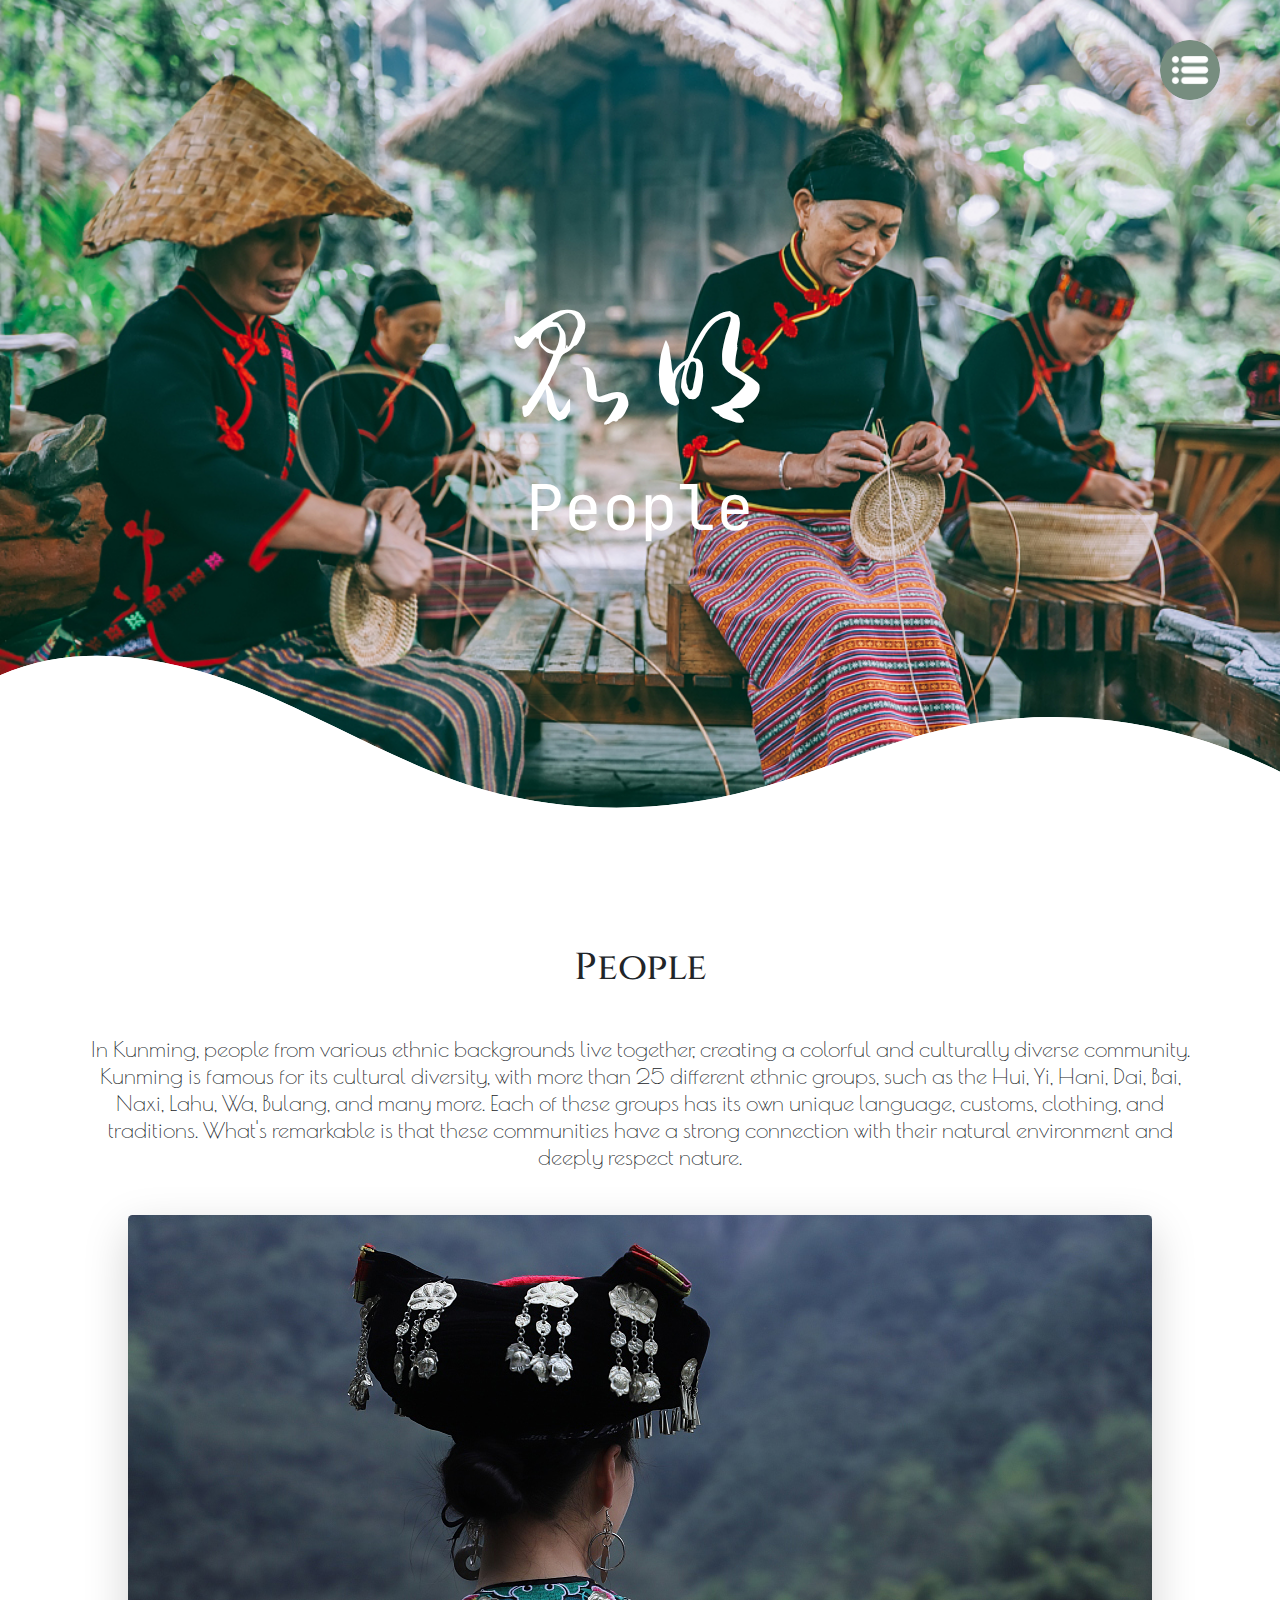
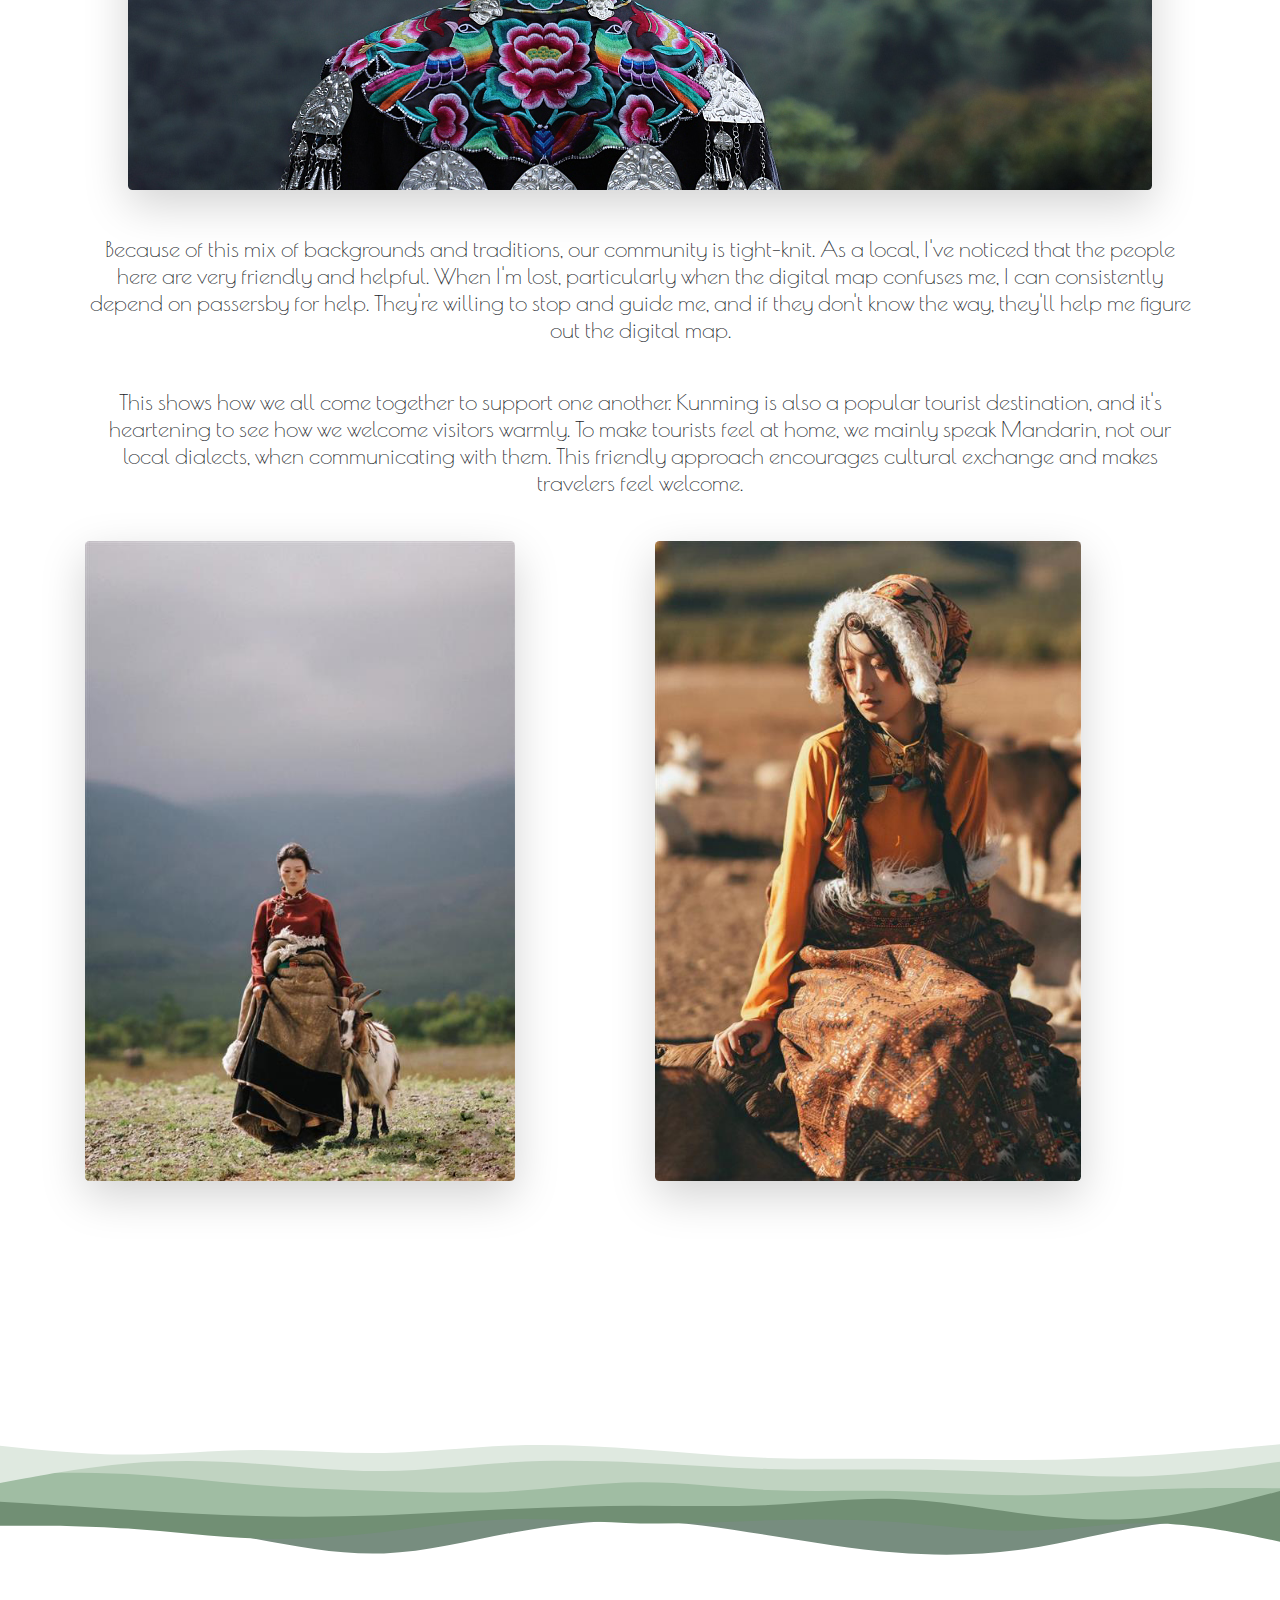
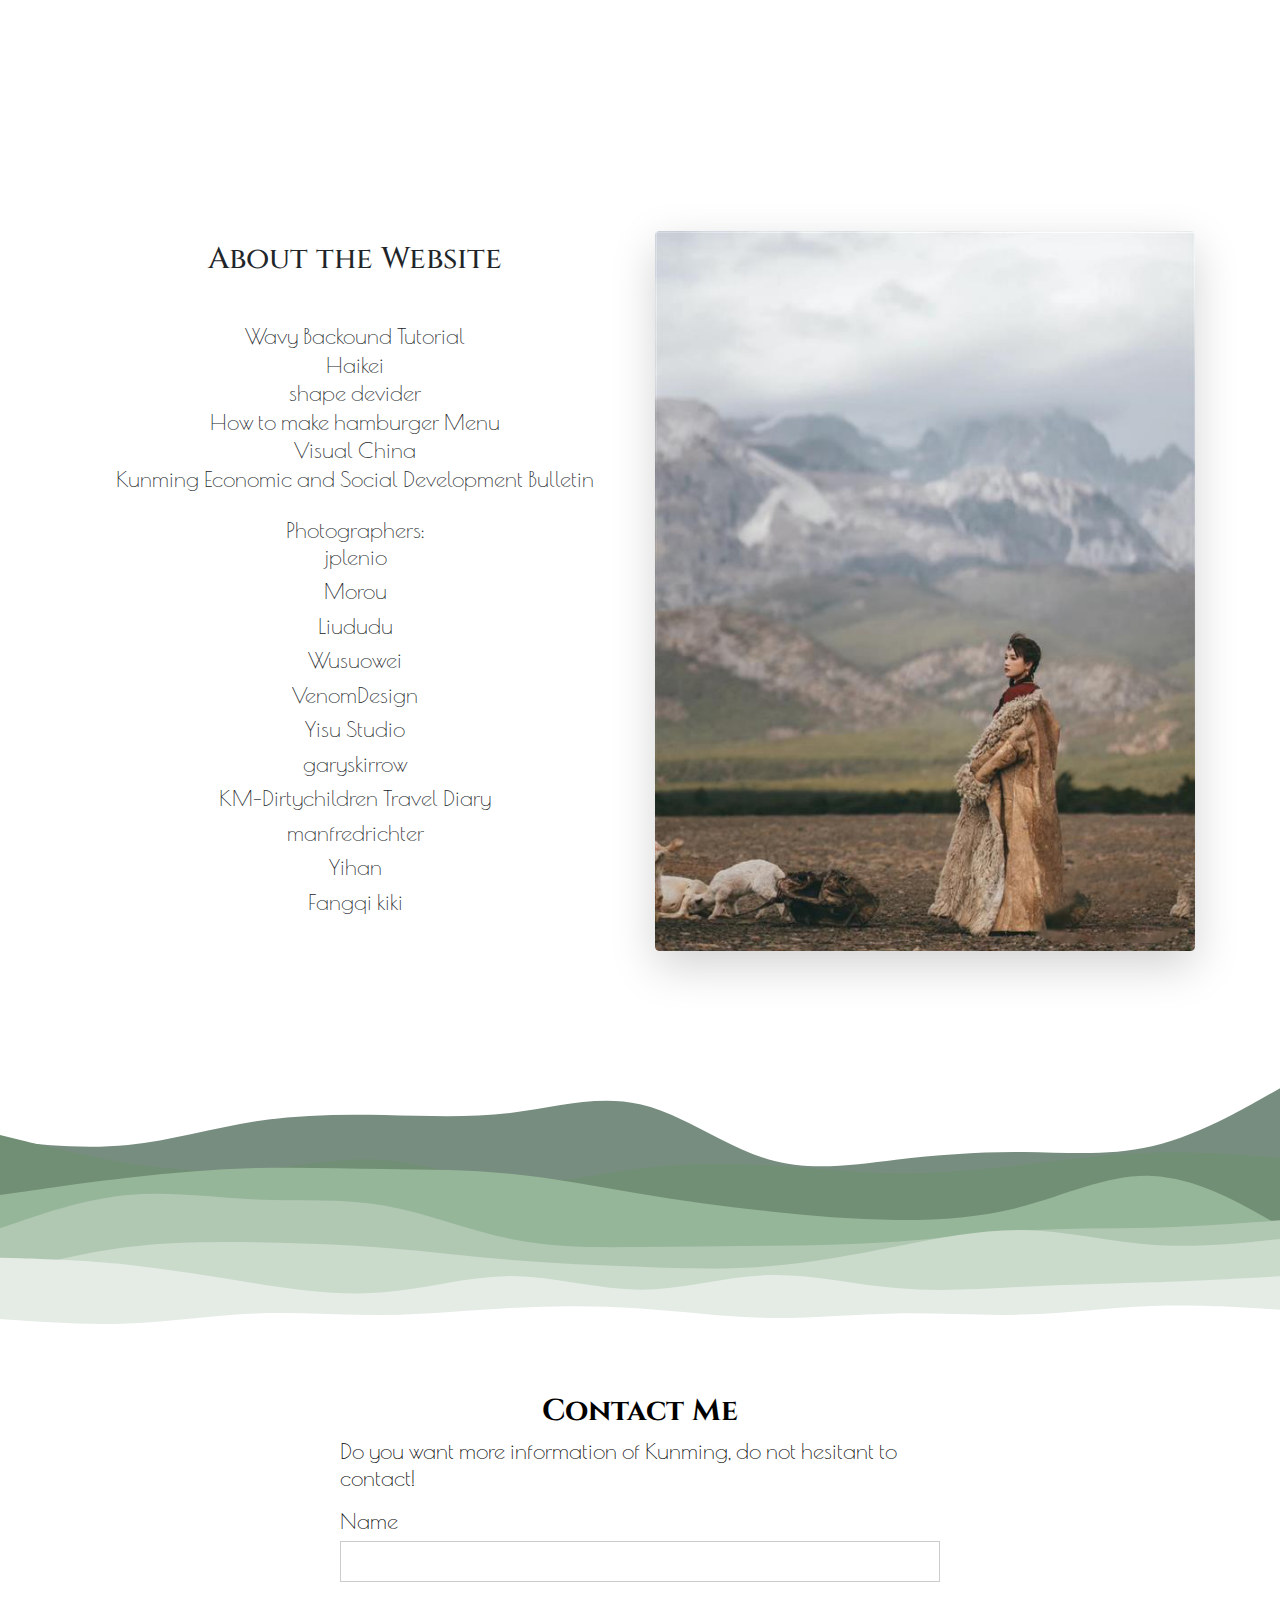
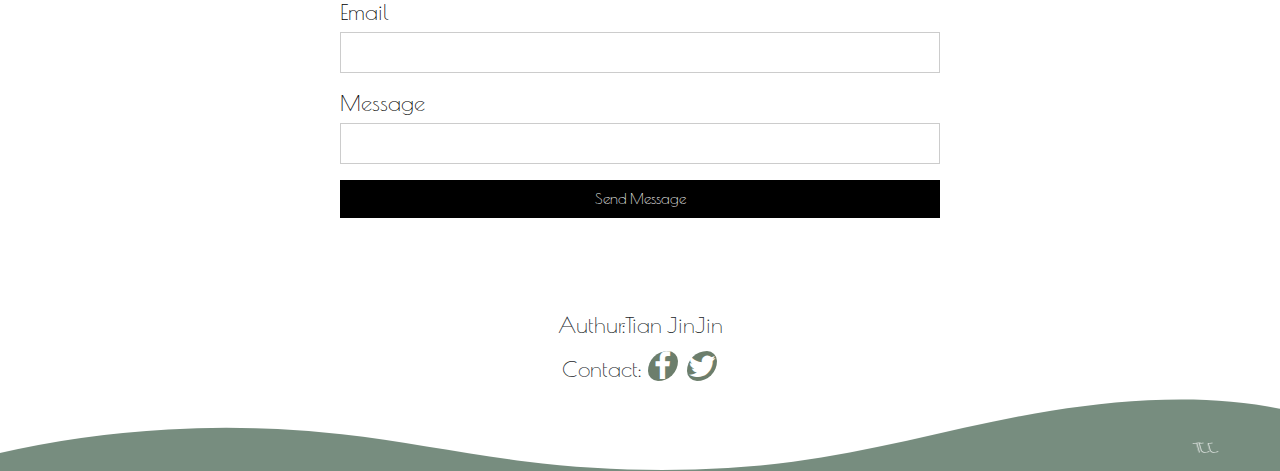
<file: People.html>
<!DOCTYPE html>
<html lang="en">

<head>
    <meta charset="UTF-8">
    <meta http-equiv="X-UA-Compatible" content="IE=edge">
    <meta name="viewport" content="width=device-width, initial-scale=1.0">
    <link rel="stylesheet" href="https://cdn.jsdelivr.net/npm/bootstrap@4.6.2/dist/css/bootstrap.min.css">
    <link rel="stylesheet" href="https://use.fontawesome.com/releases/v5.7.0/css/all.css"
        integrity="sha384-lZN37f5QGtY3VHgisS14W3ExzMWZxybE1SJSEsQp9S+oqd12jhcu+A56Ebc1zFSJ" crossorigin="anonymous">
    <script src="https://cdn.jsdelivr.net/npm/jquery@3.6.4/dist/jquery.slim.min.js"></script>
    <script src="https://cdn.jsdelivr.net/npm/popper.js@1.16.1/dist/umd/popper.min.js"></script>
    <script src="https://cdn.jsdelivr.net/npm/bootstrap@4.6.2/dist/js/bootstrap.bundle.min.js"></script>
    <link rel="stylesheet" href="https://cdnjs.cloudflare.com/ajax/libs/font-awesome/4.7.0/css/font-awesome.min.css">
    <link rel="stylesheet" href="css/style.css">
    <link rel="stylesheet" href="https://www.w3schools.com/w3css/4/w3.css">
    <title>Kunming's People</title>
</head>

<body>
    <header class="my_bg peo_bg ">
        <h1 class="text-white w3-animate-top">昆明</h1>
        <h2 class="text-white w3-animate-top">People</h2>

        <img src="images/menu.png" class="img-fluid" id="menu">
        <div id="mymenu">
            <ul>
                <li>
                    <a href="index.html">Home</a>
                </li>
                <li>
                    <a href="Geography.html">Geography</a>
                </li>
                <li>
                    <a href="People.html">People</a>
                </li>
                <li>
                    <a href="Economy.html">Economy</a>
                </li>
                <li>
                    <a href="Attractions.html ">Attractions</a>
                </li>
            </ul>
        </div>
       
        <div class="background-wave">
            <svg data-name="Layer 1" xmlns="http://www.w3.org/2000/svg" viewbox="0 0 1200 120"
                preserveaspectratio="none">
                <path
                    d="M321.39,56.44c58-10.79,114.16-30.13,172-41.86,82.39-16.72,168.19-17.73,250.45-.39C823.78,31,906.67,72,985.66,92.83c70.05,18.48,146.53,26.09,214.34,3V0H0V27.35A600.21,600.21,0,0,0,321.39,56.44Z"
                    class="shape-fill"></path>
            </svg>
        </div>




        <div class="background-wave">
            <svg data-name="Layer 1" xmlns="http://www.w3.org/2000/svg" viewbox="0 0 1200 120"
                preserveaspectratio="none">
                <path
                    d="M321.39,56.44c58-10.79,114.16-30.13,172-41.86,82.39-16.72,168.19-17.73,250.45-.39C823.78,31,906.67,72,985.66,92.83c70.05,18.48,146.53,26.09,214.34,3V0H0V27.35A600.21,600.21,0,0,0,321.39,56.44Z"
                    class="shape-fill"></path>
            </svg>
        </div>


    </header>



    <section class="introduction">
        <div class="container my-5 py-5">
            <div class="row align-items-center part1">
                <div class="col-sm-12">
                    <h2 class="text-center my-5 h1 ">People</h2>
                    <p class="text-center my-5 h4"> In Kunming, people from various ethnic backgrounds live together,
                        creating a colorful and culturally diverse community. Kunming is famous for its cultural
                        diversity, with more than 25 different ethnic groups, such as the Hui, Yi, Hani, Dai, Bai, Naxi,
                        Lahu, Wa, Bulang, and many more. Each of these groups has its own unique language, customs,
                        clothing, and traditions. What's remarkable is that these communities have a strong connection
                        with their natural environment and deeply respect nature.</p>
                </div>
            </div>

            <div class="row text-center">
                <div class="col-sm-12 ">
                    <img class="img-fluid rounded-lg shadow-lg mb-5" src="images/minor.jpg" alt="ethnic minority">
                </div>
            </div>
            <div class="row">
                <div class="col-sm-12">
                    <p class="text-center mb-5 h4 content_p2">
                        Because of this mix of backgrounds and traditions, our community is tight-knit. As a local, I've
                        noticed that the people here are very friendly and helpful. When I'm lost, particularly when the
                        digital map confuses me, I can consistently depend on passersby for help. They're willing to
                        stop and guide me, and if they don't know the way, they'll help me figure out the digital map.
                    </p>
                    <p class="text-center mb-5 h4 content_p2">
                        This shows how we all come together to support one another.
                        Kunming is also a popular tourist destination, and it's heartening to see how we welcome visitors warmly. To make tourists feel at home, we mainly speak Mandarin, not our local dialects, when communicating with them. This friendly approach encourages cultural exchange and makes travelers feel welcome.
                    </p>
                </div>
            </div>

            <div class="row  align-content-center">
                <div class="col-sm-6 ">
                    <img class="img-fluid w3-hover-opacity shadow-lg rounded-lg" src="images/zang.jpg"
                        alt="Zang ethnic" style="height: 80%">
                </div>
                <div class="col-sm-6 ">
                    <img class="img-fluid w3-hover-opacity shadow-lg rounded-lg" src="images/hani.jpg"
                        alt="Hani ethnic" style="height: 80%">
                </div>
            </div>
         
        </div>



    </section>

    <footer>
        <div class="spacer layer1" mt-5></div>
        <div class="container " id="about">

            <div class="row">
                <div class="col-sm-6 text-center">
                    <h3 class="h2 mb-5">About the Website</h3>
                    <a class="h4" href="https://fireship.io/lessons/wavy-backgrounds/" target="_blank">Wavy Backound
                        Tutorial</a>
                    <br>
                    <a class="h4" href="https://haikei.app/" target="_blank"> Haikei</a>
                    <br>
                    <a class="h4" href="https://www.shapedivider.app/" target="_blank"> shape devider</a>
                    <br>
                    <a class="h4" href="https://www.youtube.com/watch?v=4Fm4sLISugw" target="_blank">How to make
                        hamburger Menu</a>
                    <br>
                    <a class="h4" href="https://www.vcg.com/creative-image/shaoshuminzu/" target="_blank">Visual
                        China</a>
                        <br>
                    <a class="h4" href="https://www.km.gov.cn/c/2022-06-13/4413027.shtml" target="_blank">Kunming Economic and Social Development Bulletin</a>
                    <br>
                    <br>
                    <ul class="h4 list-unstyled">Photographers:
                        <li class="h4">
                            <a href="https://pixabay.com/users/jplenio-7645255/" target="_blank">jplenio</a>
                        </li>
                        <li class="h4">
                            <a href="http://xhslink.com/cScFFw" target="_blank">Morou</a>
                        </li>
                        <li class="h4">
                            <a href="http://xhslink.com/4kwFFw" target="_blank">Liududu</a>
                        </li>
                        <li class="h4">
                            <a href="http://xhslink.com/i6KFFw" target="_blank">Wusuowei</a>
                        </li>
                        <li class="h4">
                            <a href="https://pixabay.com/users/venomdesign-5201978/" target="_blank">VenomDesign</a>
                        </li>
                        <li class="h4">
                            <a href="http://xhslink.com/0316Fw" target="_blank">Yisu Studio</a>
                        </li>
                        <li class="h4">
                            <a href="https://pixabay.com/users/garyskirrow-3270716/" target="_blank">garyskirrow
                            </a>
                        </li>
                        <li class="h4">
                            <a href="http://xhslink.com/28mgGw" target="_blank">KM-Dirtychildren Travel Diary
                            </a>
                        </li>
                        <li class="h4">
                            <a href="https://pixabay.com/users/manfredrichter-4055600/" target="_blank">manfredrichter
                            </a>
                        </li>
                        <li class="h4">
                            <a href="http://xhslink.com/YnHpGw" target="_blank">Yihan
                            </a>
                        </li>
                        <li class="h4">
                            <a href="http://xhslink.com/mgWrGw" target="_blank">Fangqi kiki
                            </a>
                        </li>

                    </ul>
                </div>
                <div class="col-sm-6 ">
                    <img class="img-fluid rounded-lg shadow-lg " src="images/zang2.jpg" alt="zang ethnic">
                </div>
            </div>

        </div>
        <div class="spacer layer2 ">
        </div>
        <div class="w3-container w3-light-grey w3-padding-32 w3-padding-large" id="contact">
            <div class="w3-content" style="max-width:600px">
                <h4 class="w3-center h2"><b>Contact Me</b></h4>
                <p class="h4">Do you want more information of Kunming, do not hesitant to contact!</p>
                <form action="/action_page.php" target="_blank">
                    <div class="w3-section">
                        <label class="h4">Name</label>
                        <input class="w3-input w3-border" type="text" name="Name" required>
                    </div>
                    <div class="w3-section">
                        <label class="h4">Email</label>
                        <input class="w3-input w3-border" type="text" name="Email" required>
                    </div>
                    <div class="w3-section">
                        <label class="h4">Message</label>
                        <input class="w3-input w3-border" type="text" name="Message" required>
                    </div>
                    <button type="submit" class="w3-button w3-block w3-black w3-margin-bottom ">Send Message</button>
                </form>
            </div>
        </div>



        <div class="row text-center mt-5">
            <div class="col-sm-12 ">
                <p class="h4">Authur:Tian JinJin</p>
            </div>
        </div>
        <div class="row text-center">
            <div class="col-sm-12">
                <p class="h4">Contact:
                    <a href="https://www.facebook.com/" target="_blank" class="fa fa-facebook"></a>
                    <a href="https://twitter.com/?lang=en" target="_blank" class="fa fa-twitter"></a>
                </p>

            </div>
        </div>
        <div id="footer_curve">
            <svg data-name="Layer 1" xmlns="http://www.w3.org/2000/svg" viewbox="0 0 1200 120"
                preserveaspectratio="none">
                <path
                    d="M321.39,56.44c58-10.79,114.16-30.13,172-41.86,82.39-16.72,168.19-17.73,250.45-.39C823.78,31,906.67,72,985.66,92.83c70.05,18.48,146.53,26.09,214.34,3V0H0V27.35A600.21,600.21,0,0,0,321.39,56.44Z"
                    class="shape-fill"></path>

                <text x="95%" y="20%" dominant-baseline="middle" text-anchor="middle" fill="white" font-size="20"
                    rotate="190">
                    TJJ
                </text>

            </svg>
        </div>
    </footer>
    <script>
        let mymenu = document.getElementById("mymenu")
        let menu = document.getElementById("menu")

        menu.onclick = function () {
            mymenu.classList.toggle("open-mymenu");

            if (mymenu.classList.contains("open-mymenu")) {
                menu.src = "images/close.png";
            }
            else {
                menu.src = "images/menu.png";
            }
        }
    </script>
</body>

</html>
</file>
<file: css/style.css>
@import url('https://fonts.googleapis.com/css2?family=Cinzel&family=JetBrains+Mono&family=Liu+Jian+Mao+Cao&family=Open+Sans:wght@300&family=Poiret+One&display=swap');

header{
    position: relative;
    z-index: 100;
}
.my_bg{
    background: url(../images/bgp_1.jpg) ;
    background-size: cover;
    background-position: bottom;
    position: relative;
    display: flex;
    flex-direction: column;
    align-items: center;
    min-height: 90vh;
    padding:100px 20vw;
    
}
.att_bg{
    background: url(../images/att_bg.jpg) ;
    background-size: cover;
    background-position: bottom;
    position: relative;
    display: flex;
    flex-direction: column;
    align-items: center;
    min-height: 90vh;
    padding:100px 20vw;
    
}
.eco_bg{
    background: url(../images/eco_bg.jpg) ;
    background-size: cover;
    background-position: bottom;
    position: relative;
    display: flex;
    flex-direction: column;
    align-items: center;
    min-height: 90vh;
    padding:100px 20vw;
    
}
.geo_bg{
    background: url(../images/geo_bg.jpg) ;
    background-size: cover;
    background-position: bottom;
    position: relative;
    display: flex;
    flex-direction: column;
    align-items: center;
    min-height: 90vh;
    padding:100px 20vw;
}
.peo_bg{
    background: url(../images/peo_bg.jpg) ;
    background-size: cover;
    background-position: bottom;
    position: relative;
    display: flex;
    flex-direction: column;
    align-items: center;
    min-height: 90vh;
    padding:100px 20vw;
}
body{
    font-family: Poiret One !important ;
}
.h2{
    font-family: Cinzel!important;
}
.my_bg h1{
    margin-top: 20vh;
    font-size: 15vh;
    font-family:Liu Jian Mao Cao ;
}
.my_bg h2{
    margin-top: 2vh;
    font-size: 7vh;
    font-family:JetBrains Mono  ;
}

section h2{
    font-family: Cinzel ;
}
section {
    font-family:Poiret One;
}

.curve{
    position: absolute;
    height: 225px;
    width: 100%;
    bottom: 0;
    
}
.curve::before{
    content:'';
    display: block;
    position: absolute;
    border-radius: 100% 50%;
    width: 55%;
    height: 100%;
    background-color: rgba(43, 59, 58, 0.605);
    transform: translate(80%,60%);
}
.curve::after{
    content: '';
    display: block;
    position: absolute;
    border-radius: 100% 50%;
    width: 55%;
    height: 100%;
    background-color: rgba(53, 179, 137, 0.406);
    transform: translate(-4%,40%);
}
#menu{
    width:60px;
    border-radius: 50%;
    position:fixed;
    top:40px;
    right:60px;
    cursor: pointer;
    z-index: 100;
}
#mymenu{
    width:0;
    height: 0;
    background: rgba(255, 255, 255, 0.8);
    position:fixed;
    top: 0;
    right:0;
    display: flex;
    align-items: center;
    justify-content: center;
    overflow: hidden;
    z-index: 2;
    border-bottom-left-radius: 100%;
    transition: width 0.5s, height 0.5s,border-radius 0.5s;
}
#mymenu.open-mymenu{
    width:100%;
    height: 100vh;
    border-bottom-left-radius: 0;
    
    
}
#mymenu.open-mymenu::before{
    content:'';
    display: block;
    position: absolute;
    border-radius: 100% 25%;
    width: 55%;
    height: 100%;
    background-color: rgba(176, 213, 211, 0.468);
    transform: translate(80%,60%);
}
#mymenu.open-mymenu::after{
    content: '';
    display: block;
    position: absolute;
    border-radius: 50% 50%;
    width: 55%;
    height: 100%;
    background-color: rgba(77, 156, 117, 0.406);
    transform: translate(-70%,30%);
    z-index: -1;
}
#mymenu.open-mymenu ul li{
    opacity: 1;
    transform: translateY(0);
    transition: transform 1s, opacity 1s;
    transition-delay: 0.5s;
}
#mymenu ul li{
    list-style: none;
    margin:20px;
    text-align: center;

    opacity: 0;
    transform: translateY(30px);

}
#mymenu ul li a{
    display: inline-block;
    text-decoration: none;
    color: rgb(153, 179, 153);
    font-size: 50px;
    font-weight: 600;
    position: relative;
    text-shadow: 0 0 0 rgb(108, 126, 108);
    transition: text-shadow .6s ,transform 0.6s;
}
#mymenu ul li a:hover{
    text-shadow: -3px 3px 0 rgb(108, 126, 108);
    transform: translateY(-6px);
}
#mymenu ul li a::after{
    content:'';
    width: 10px;
    height: 10px;
    border-radius: 50%;
    background: rgba(23, 34, 14, 0.37);
    position: absolute;
    bottom: 19px;
    right: -18px;
    opacity: 0;
    box-shadow: 0 0 0 rgb(108, 126, 108);
    transition: box-shadow 0.5s;
}
#mymenu ul li a:hover::after{
    opacity: 1;
    box-shadow: -3px 3px 0 rgb(108, 126, 108);
}
.background-wave{
    position: absolute;
    bottom: 0;
    left: 0;
    width: 100%;
    overflow: hidden;
    line-height: 0;
    transform: rotate(180deg);
    z-index: 1;
}

.background-wave svg {
    position: relative;
    display: block;
    width: calc(100% + 1.3px);
    height: 168px;
}

.background-wave .shape-fill {
    fill: #ffffff;
}
.spacer{
    aspect-ratio: 960/300;
    width: 100%;
    background-repeat: no-repeat;
    background-position: center;
    background-size: cover;

}
.layer1{
    background-image: url('../images/layer1.svg');
}
.layer2{
    background-image: url('../images/layer2.svg');
   
}


.fa {
    padding: 0px;
    font-size: 30px;
    width: 30px;
    text-align: center;
    text-decoration: none !important;
    margin: 5px 2px;
    border-radius: 100% 50%;
    transition: background  .9s, color 0.5s;
  }

  
  .fa:hover {
      opacity: 0.7;
      color: #b8bbb9;
  }
  
  .fa-facebook {
    background: rgb(108, 126, 108);
    color: white;
  }
  
  .fa-twitter {
    background: rgb(108, 126, 108);
    color: white;
  }
  #contact{
    background-color: #ffffff !important;
  }

  #footer_curve {
    position: relative;
    bottom: 0;
    left: 0;
    width: 100%;
    overflow: hidden;
    line-height: 0;
    transform: rotate(180deg);
}

#footer_curve svg {
    position: relative;
    display: block;
    width: calc(100% + 1.3px);
    height: 78px;
    transform: rotateY(180deg);
}

#footer_curve .shape-fill {
    fill: #778D7F;
}

#about a{
    text-decoration: none;
    position: relative;
    overflow: hidden;
    transition: color 0.5s;
}
#about a:hover{
    cursor: pointer;
    color:#9fc5ad;
}
</file>
